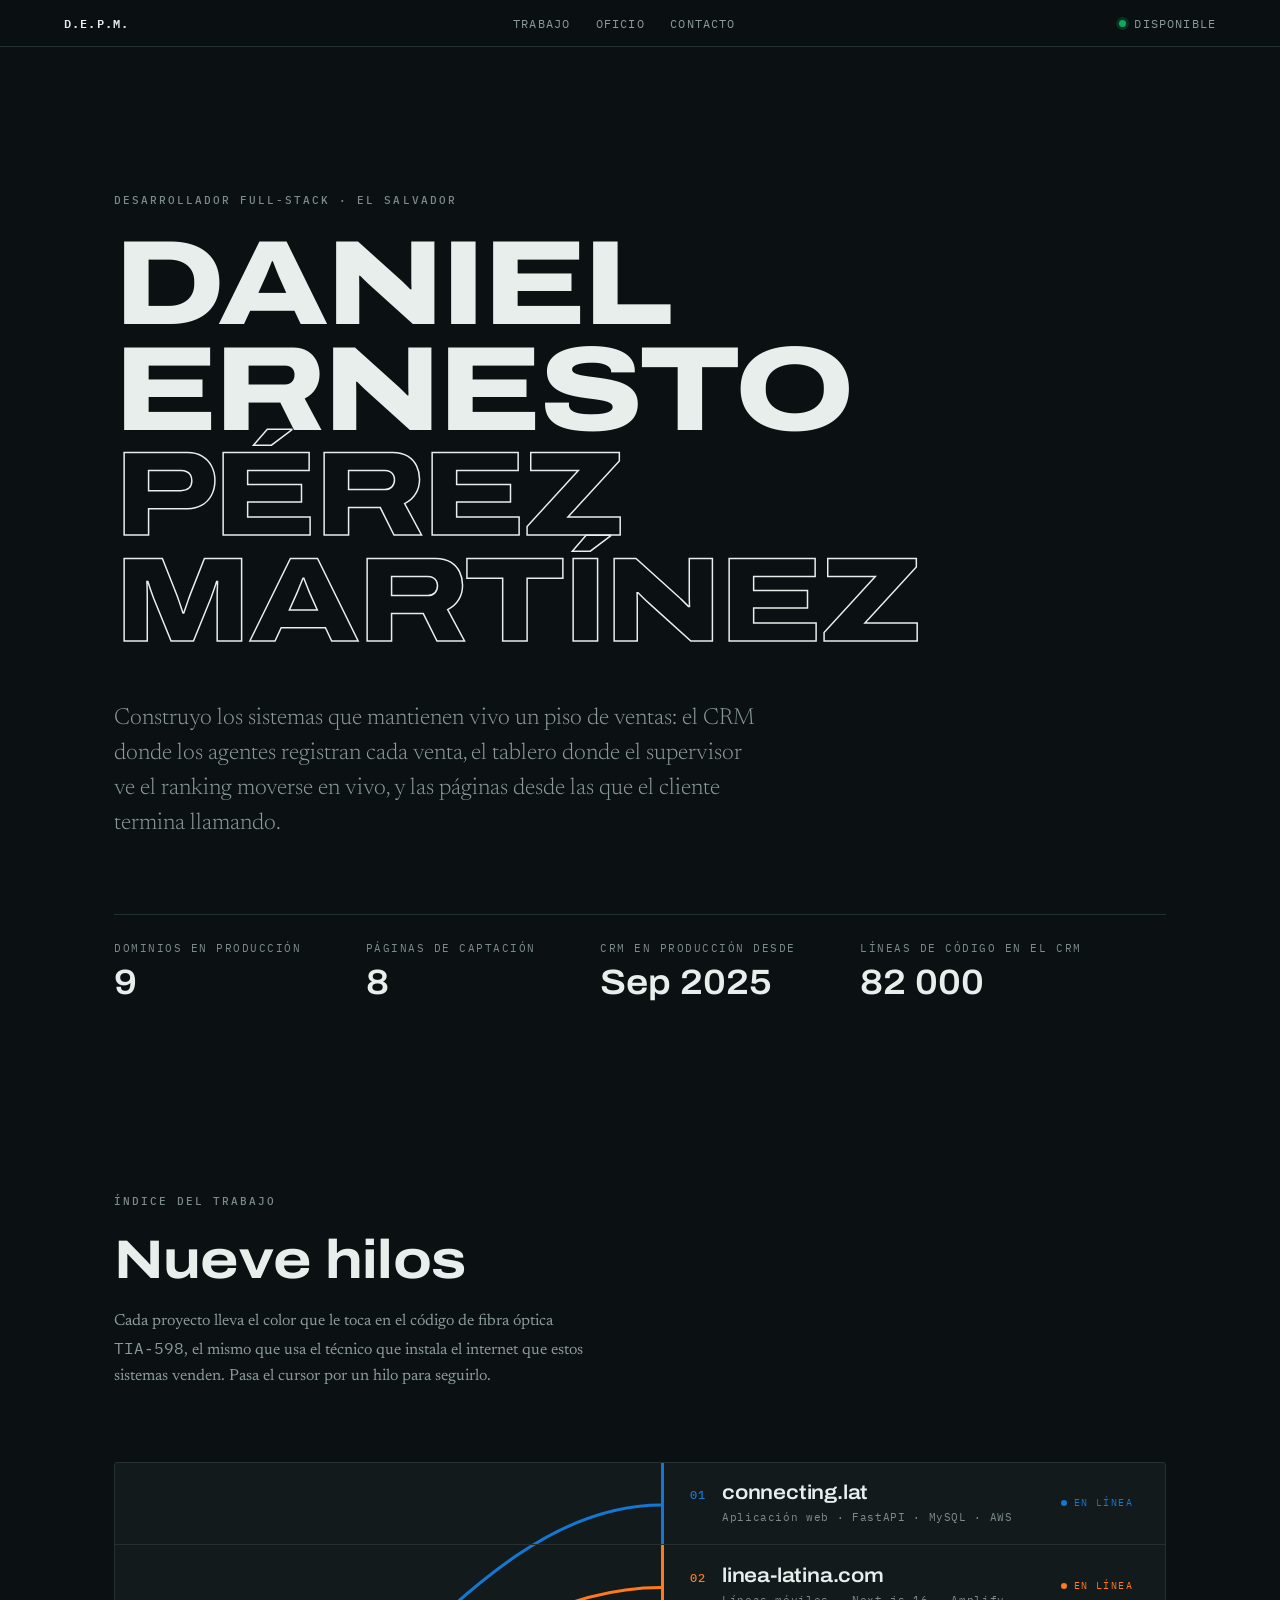
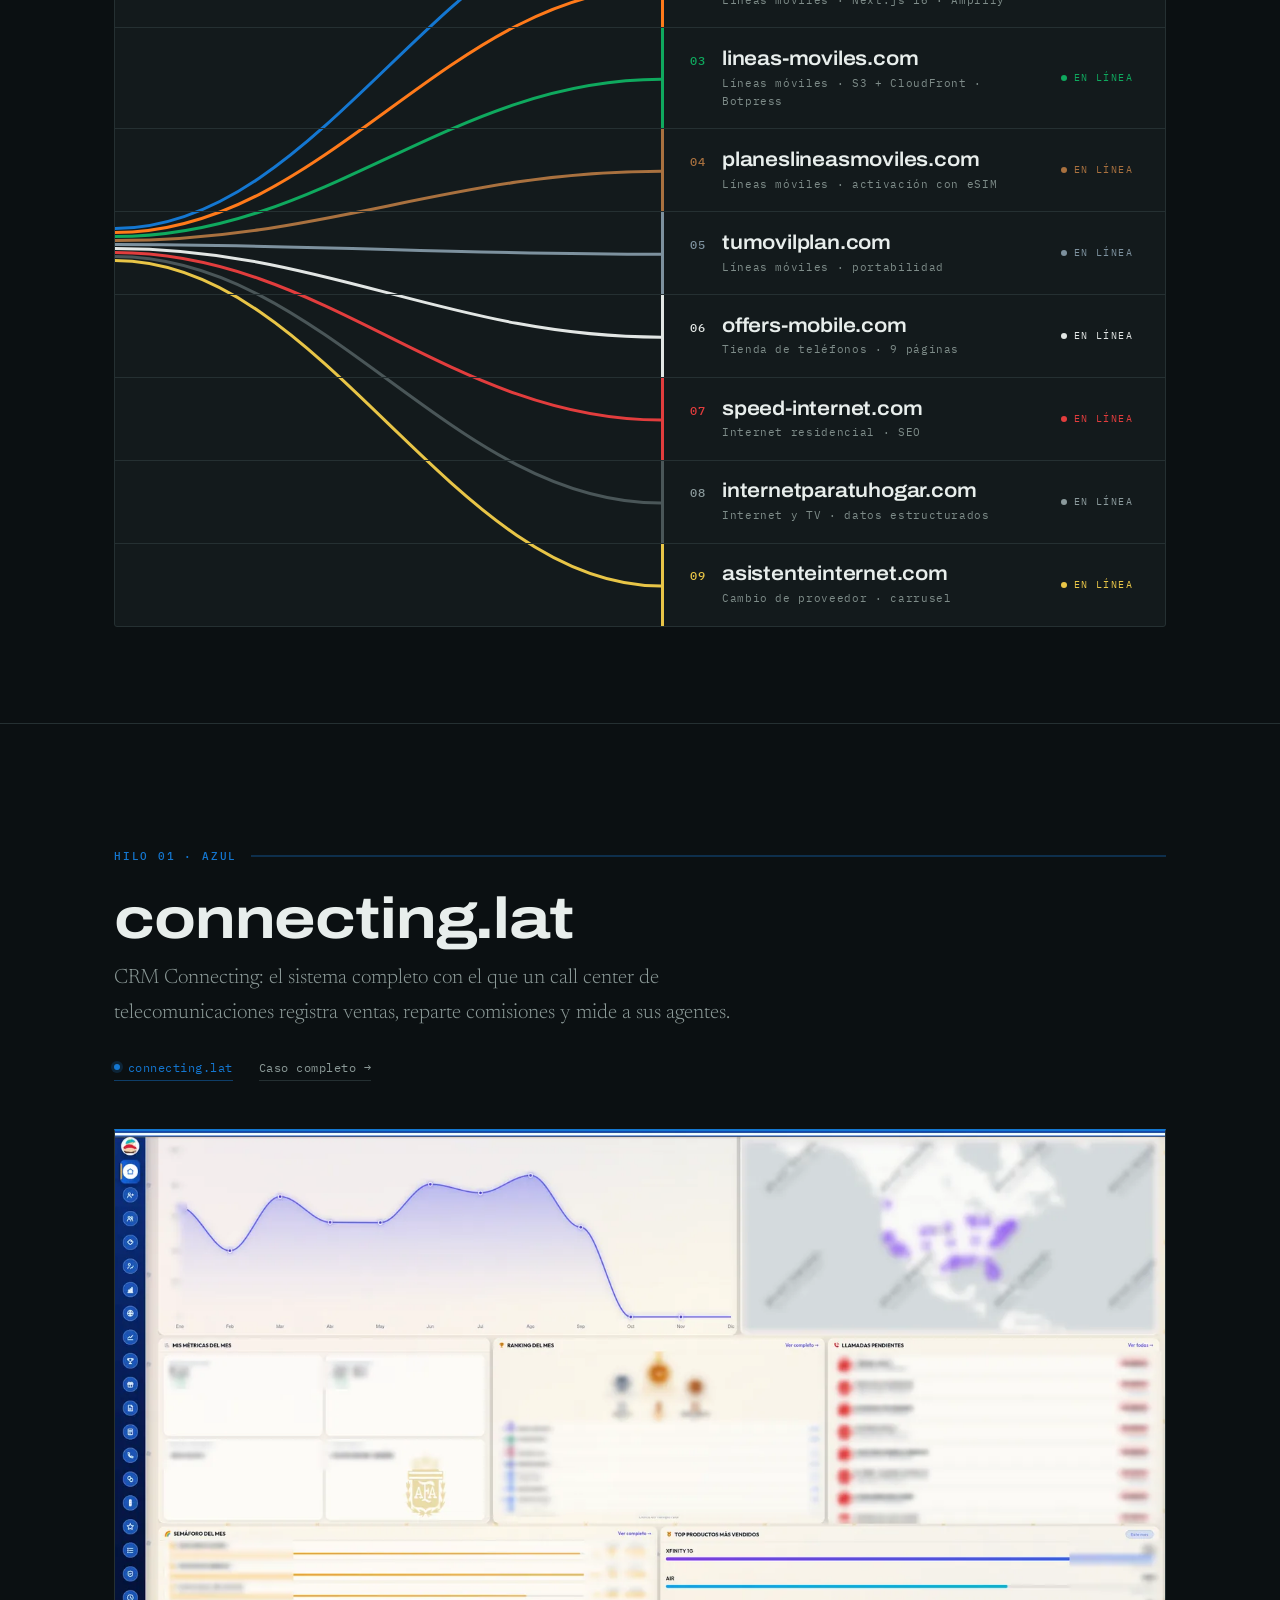
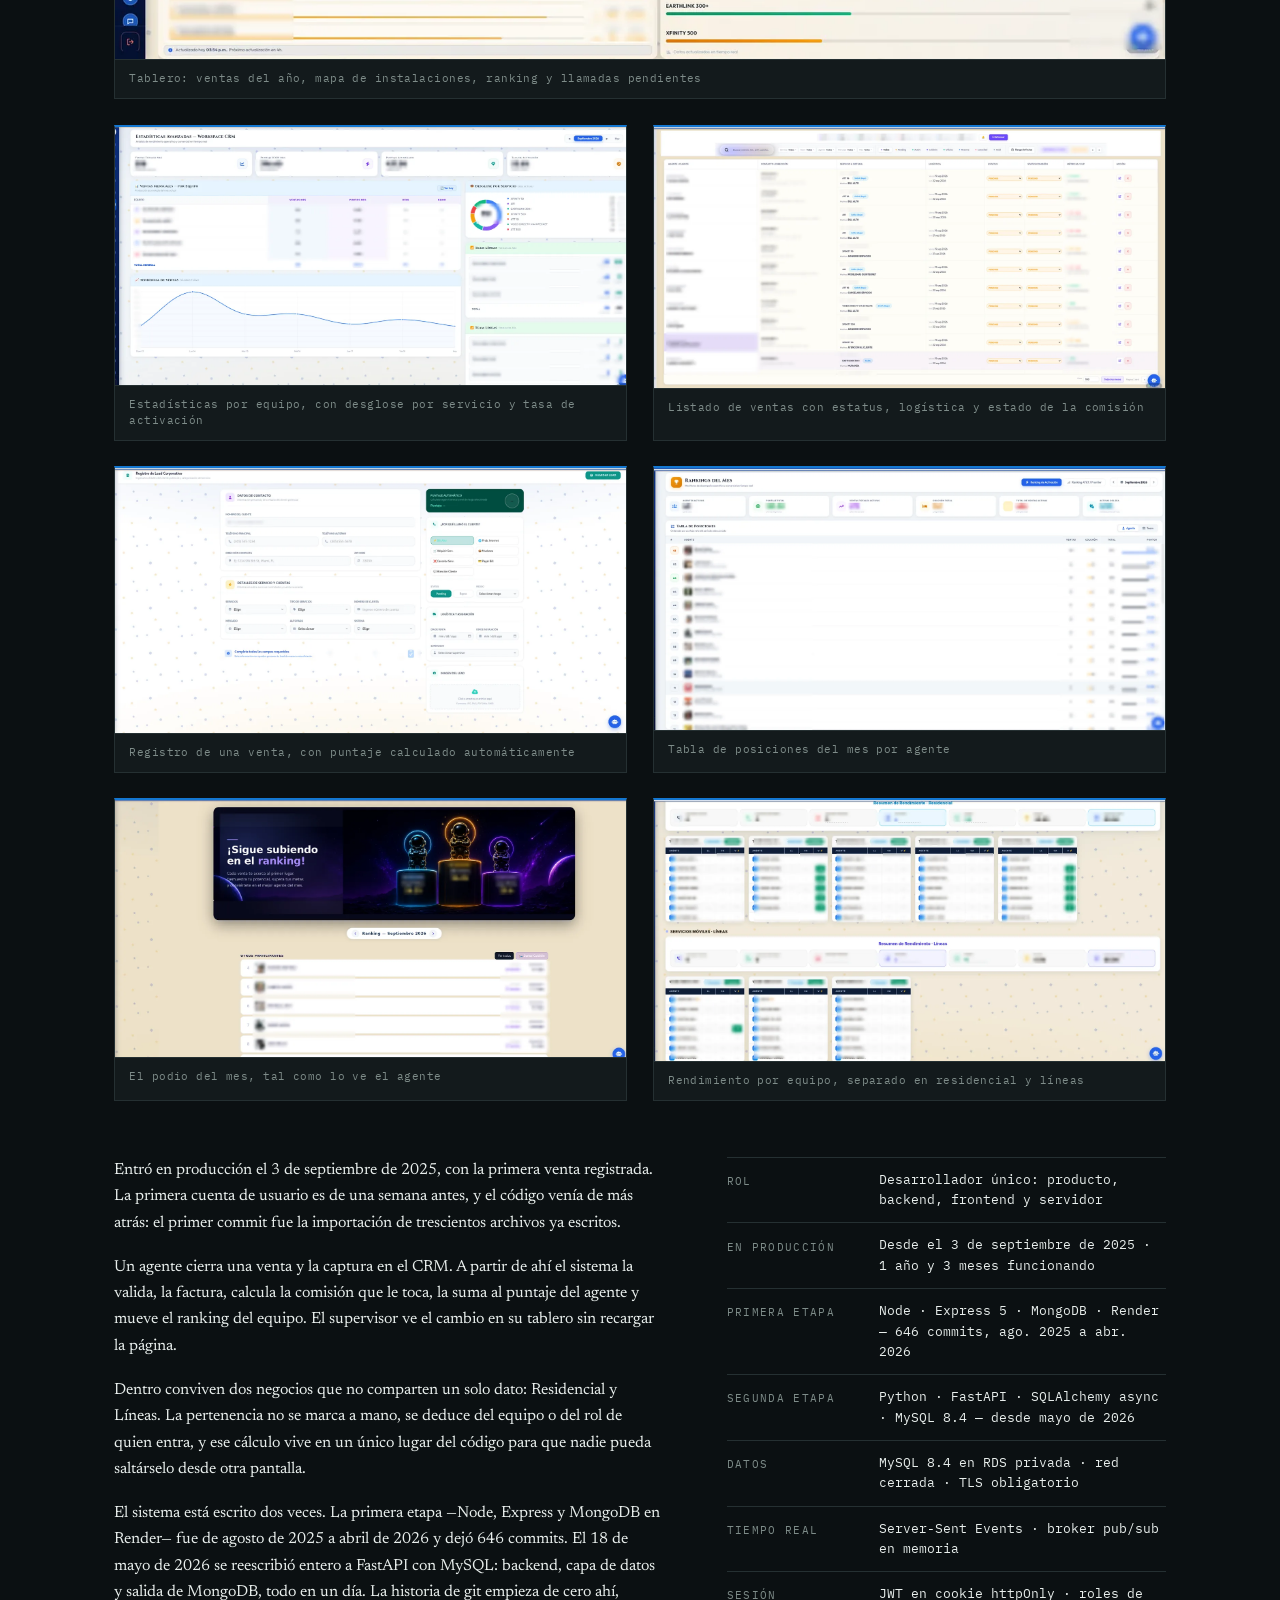
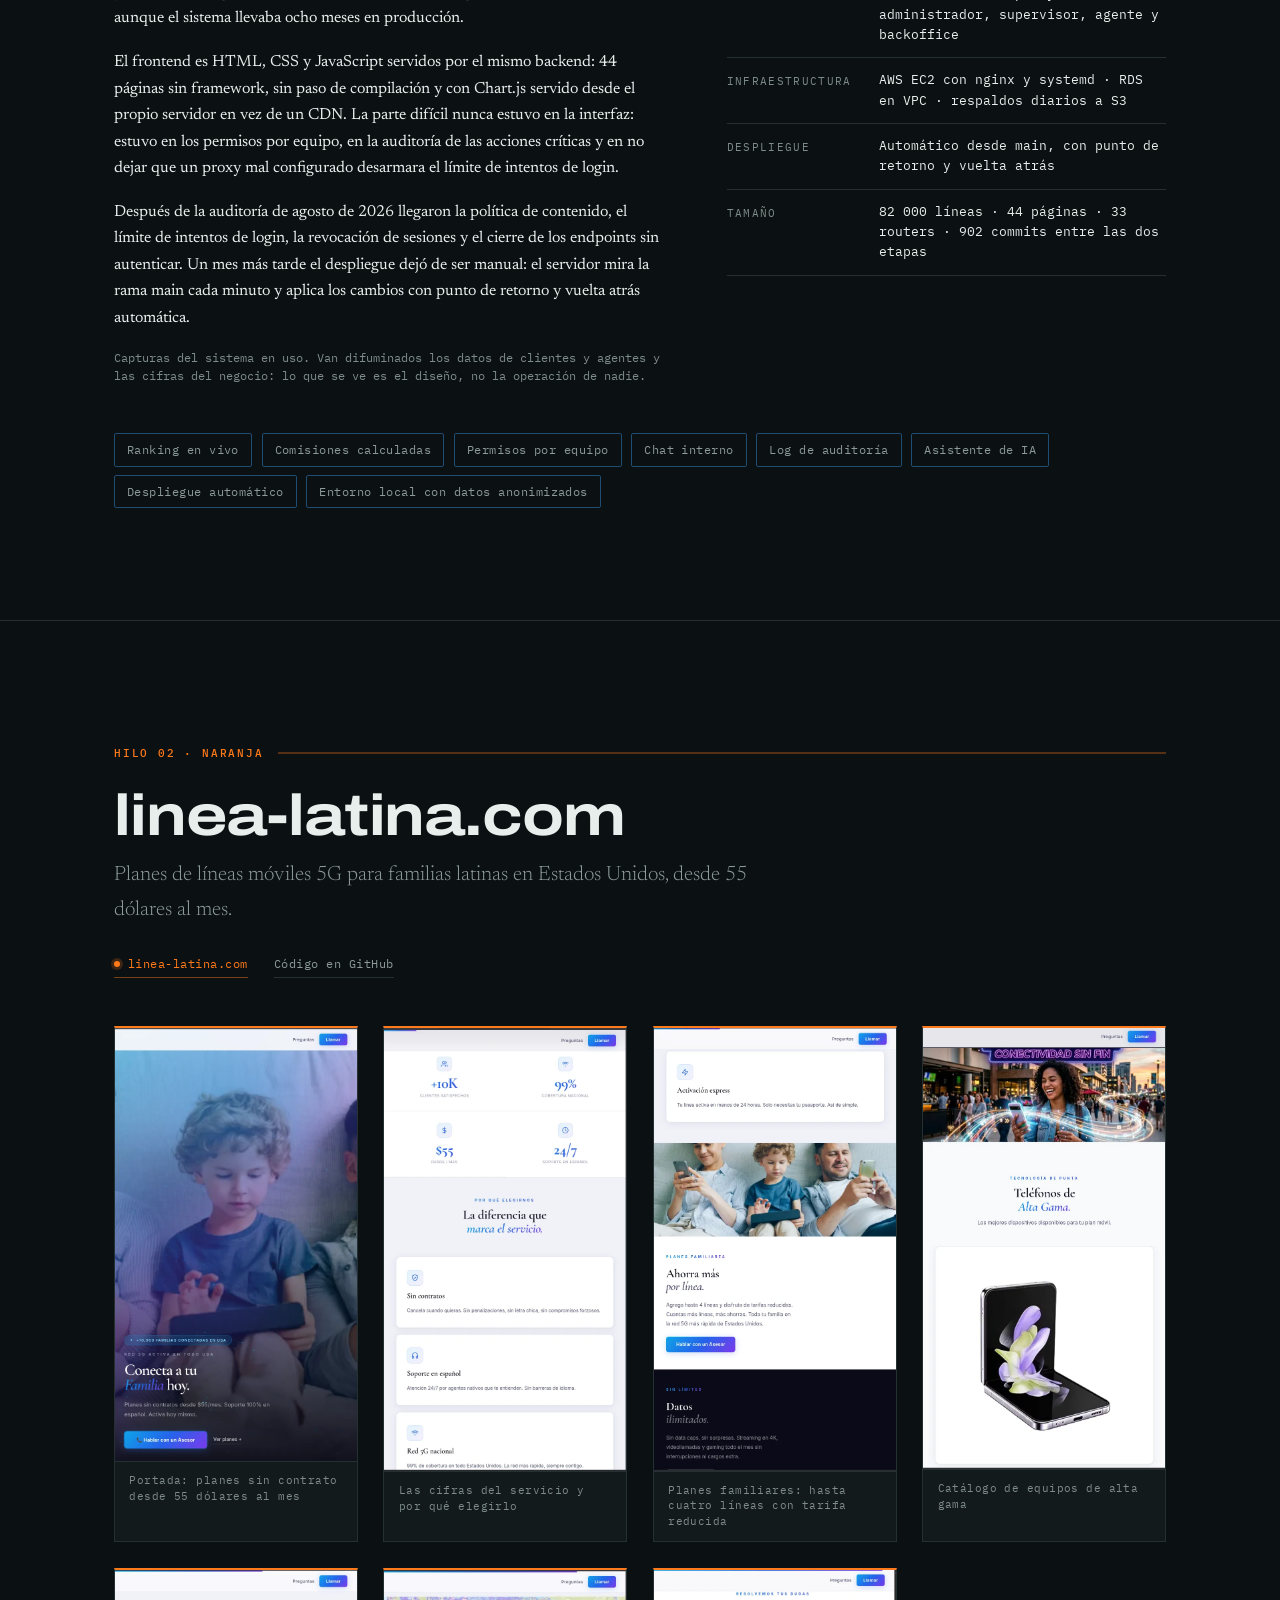
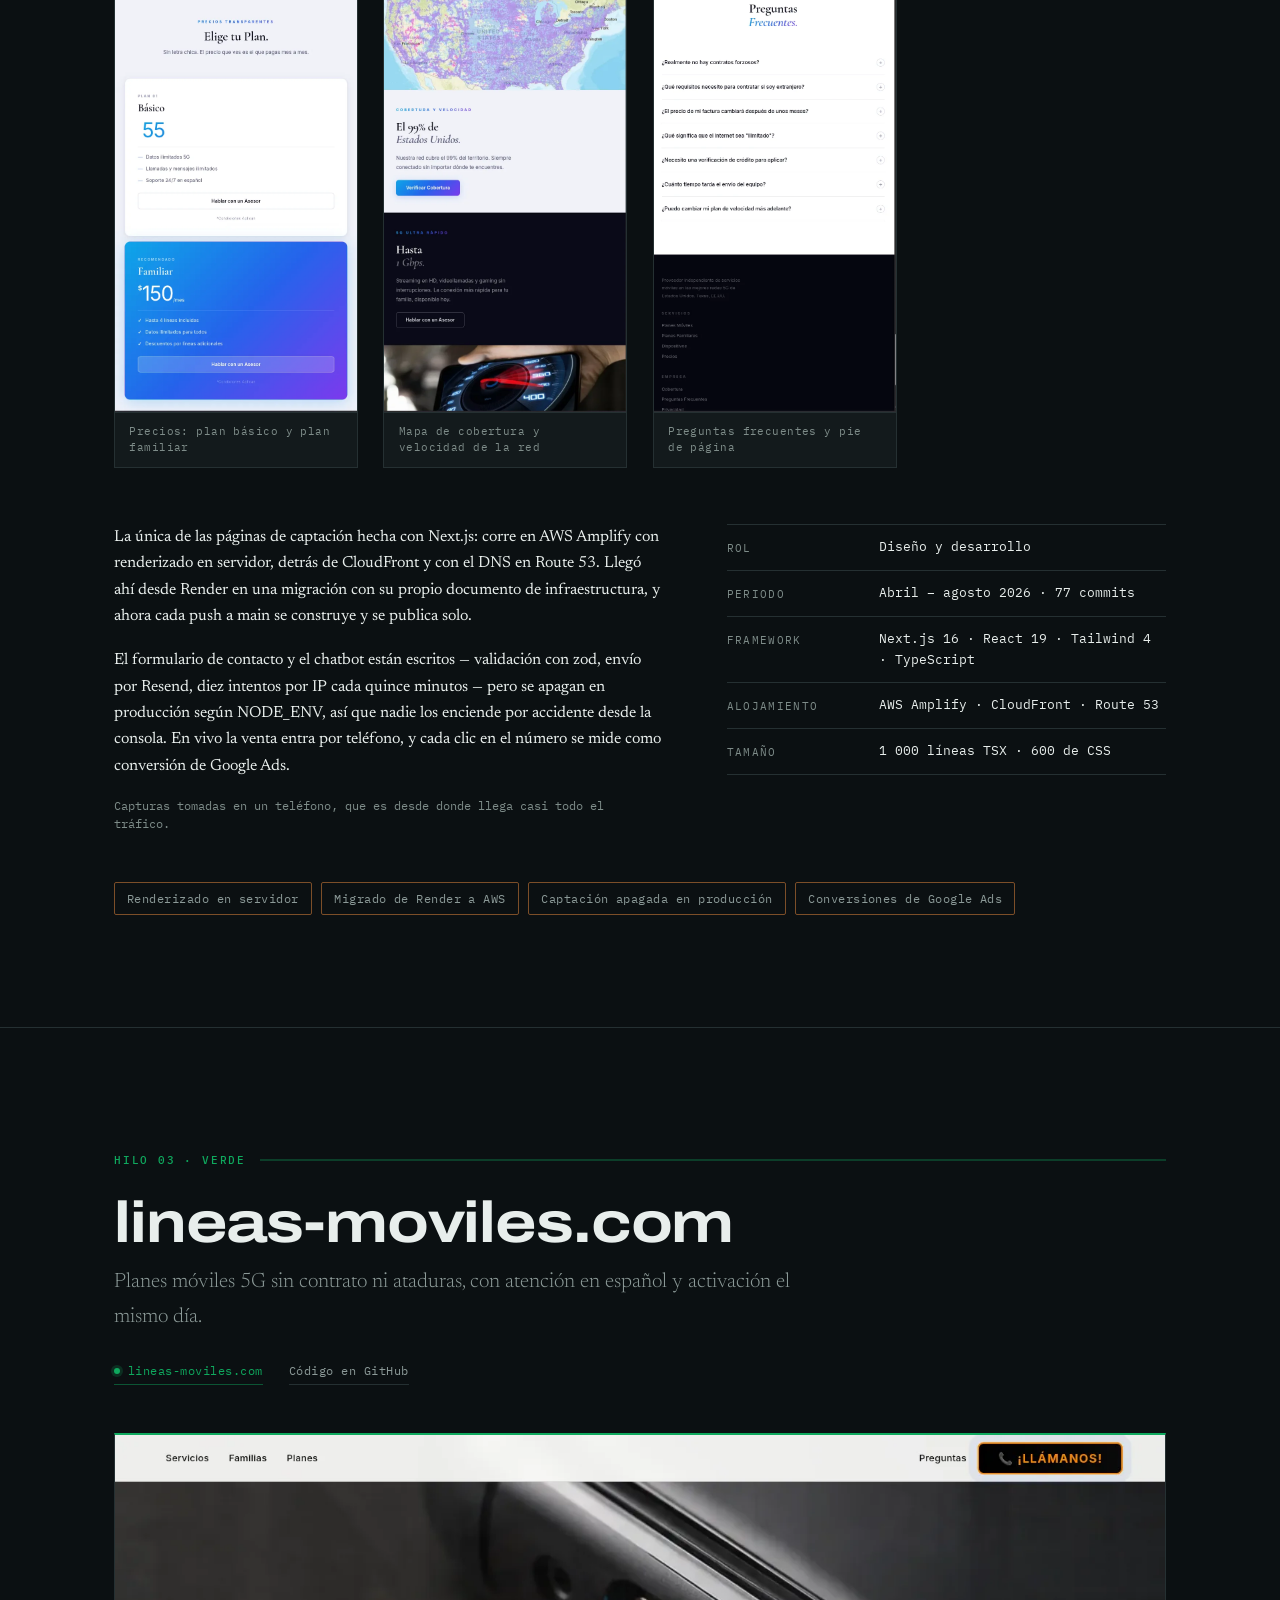
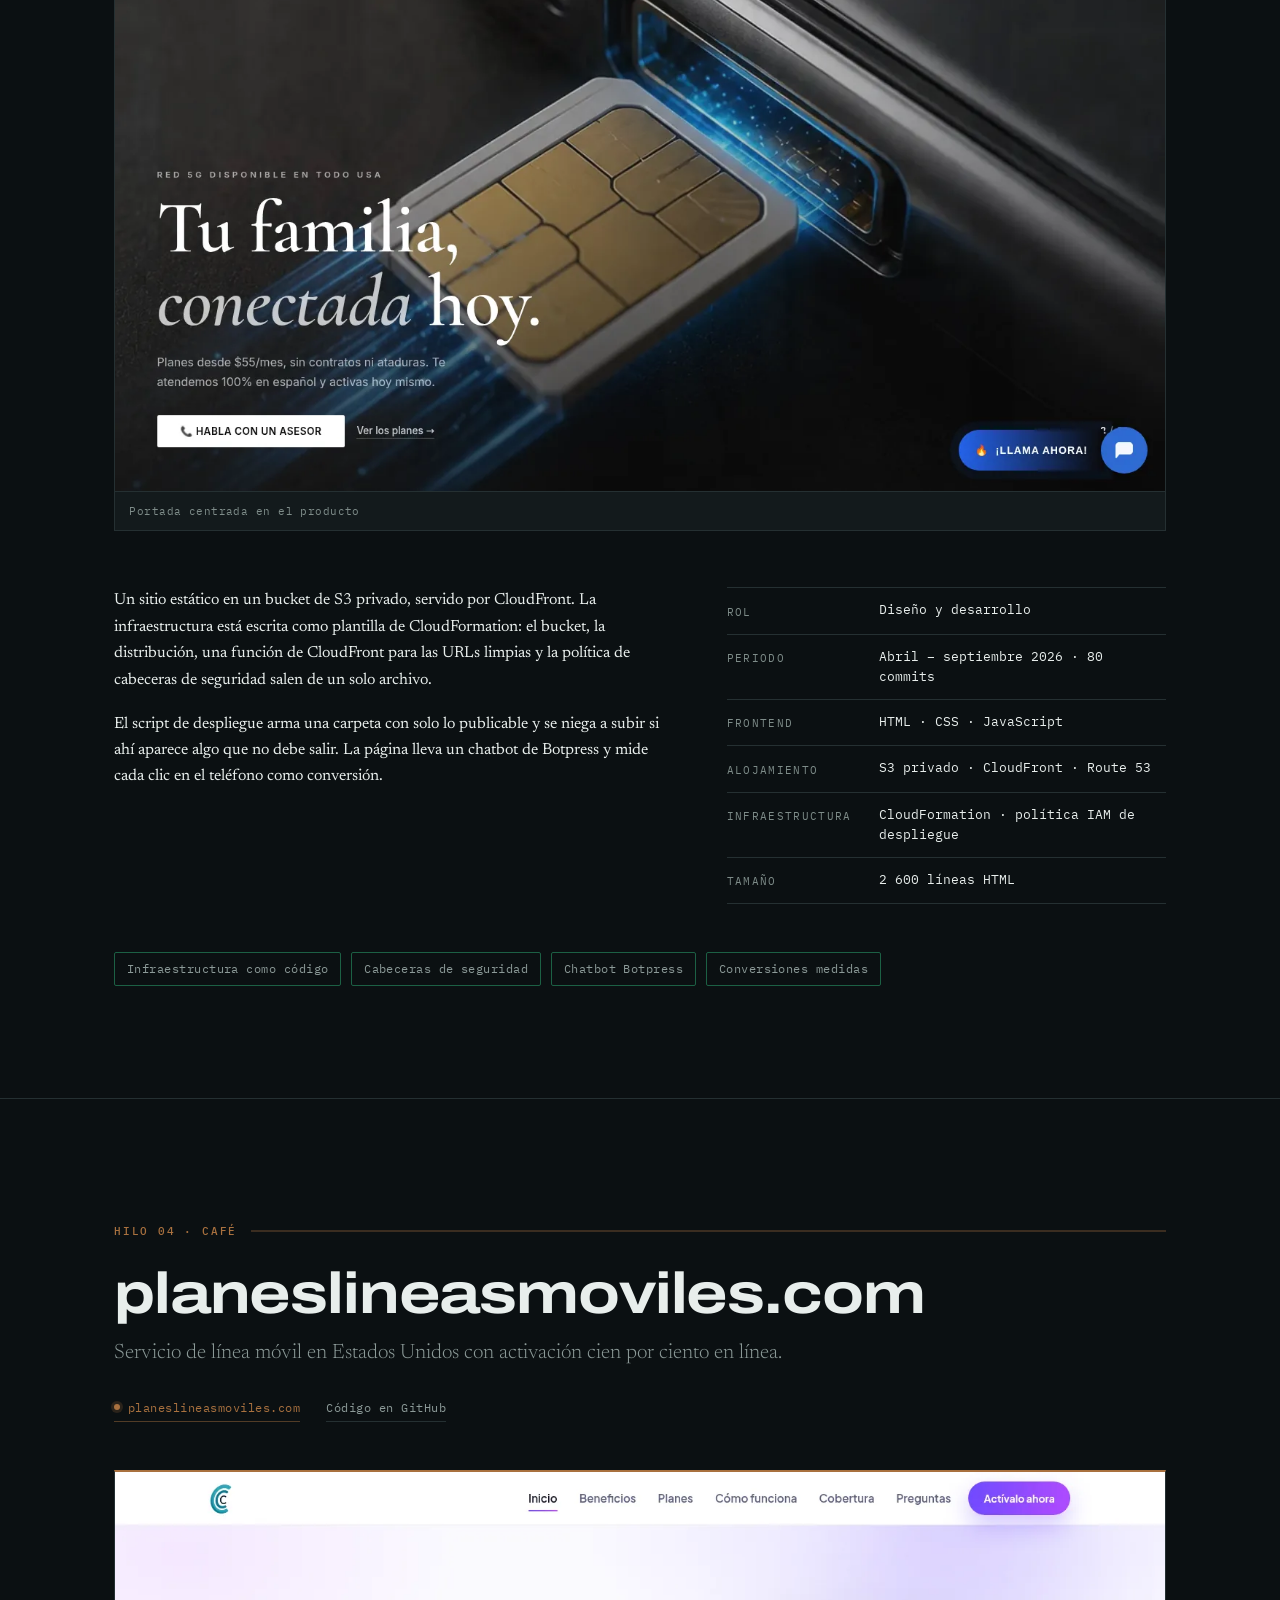
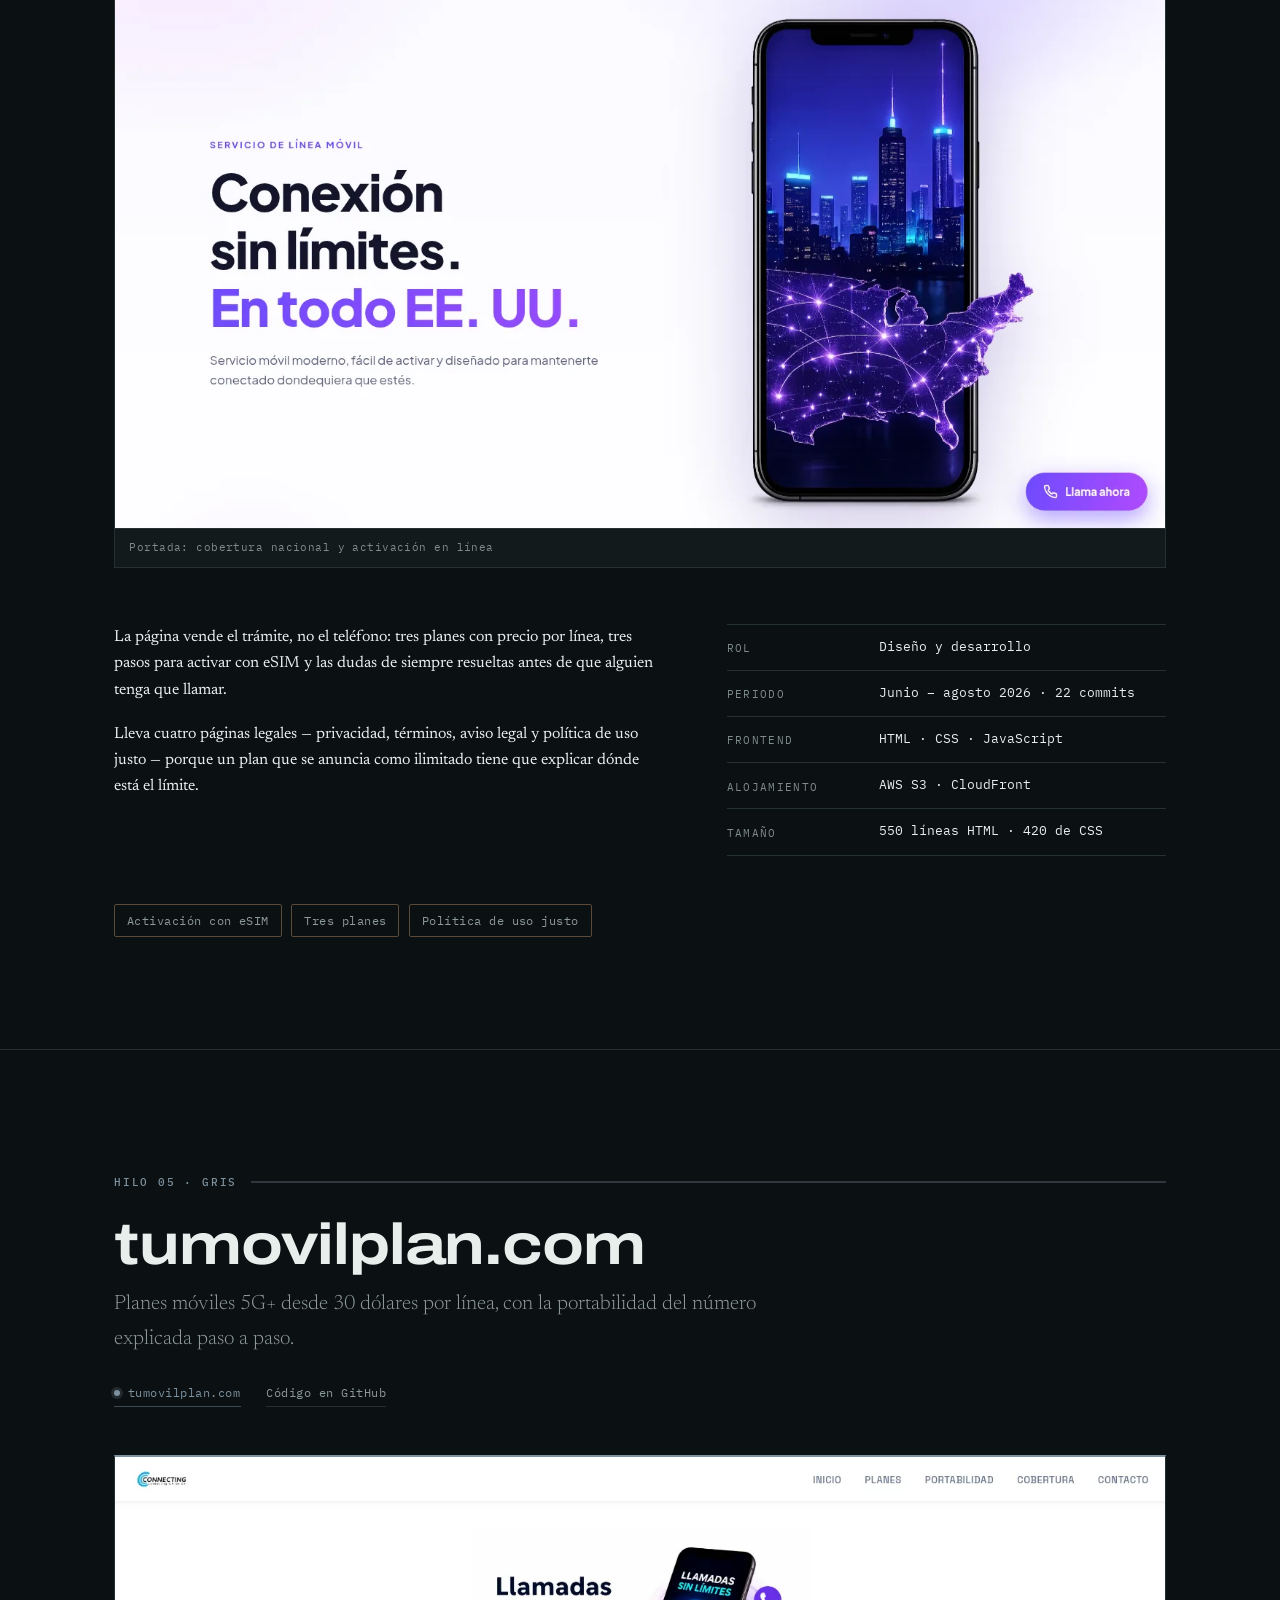
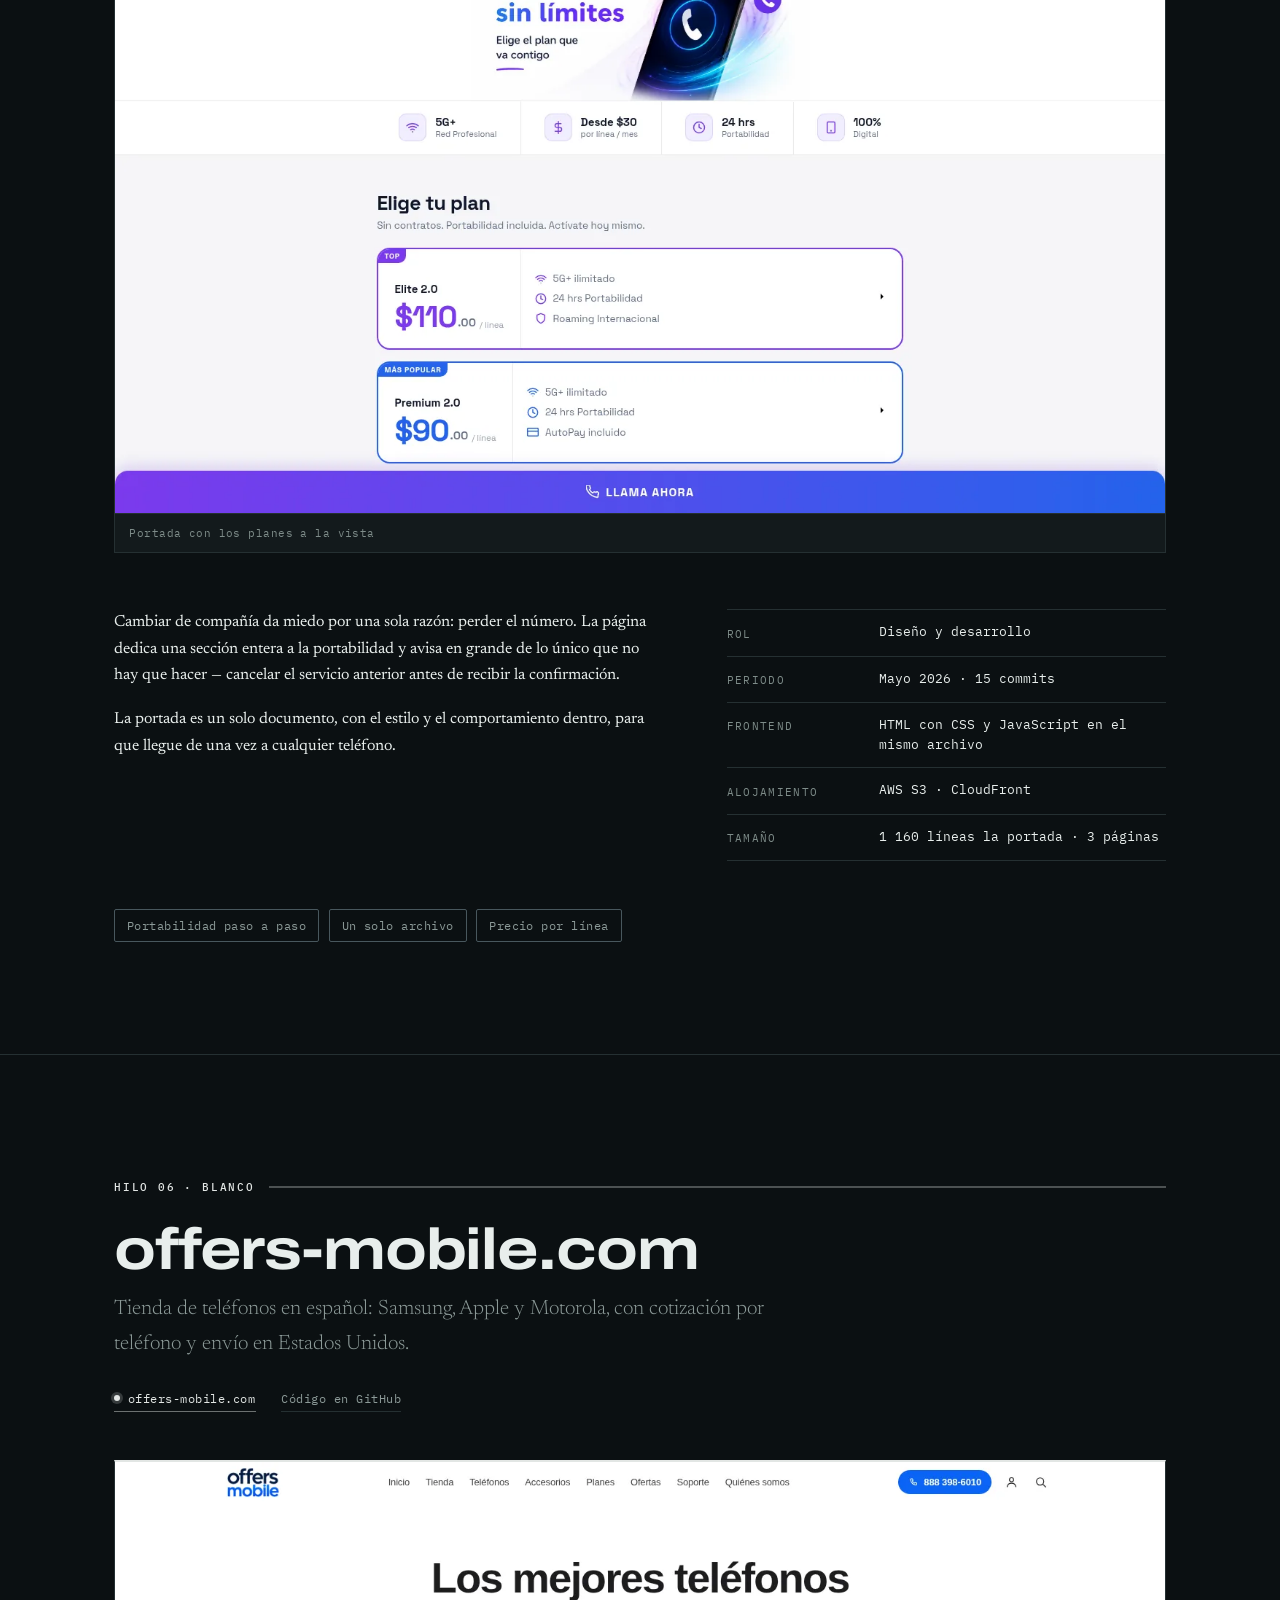
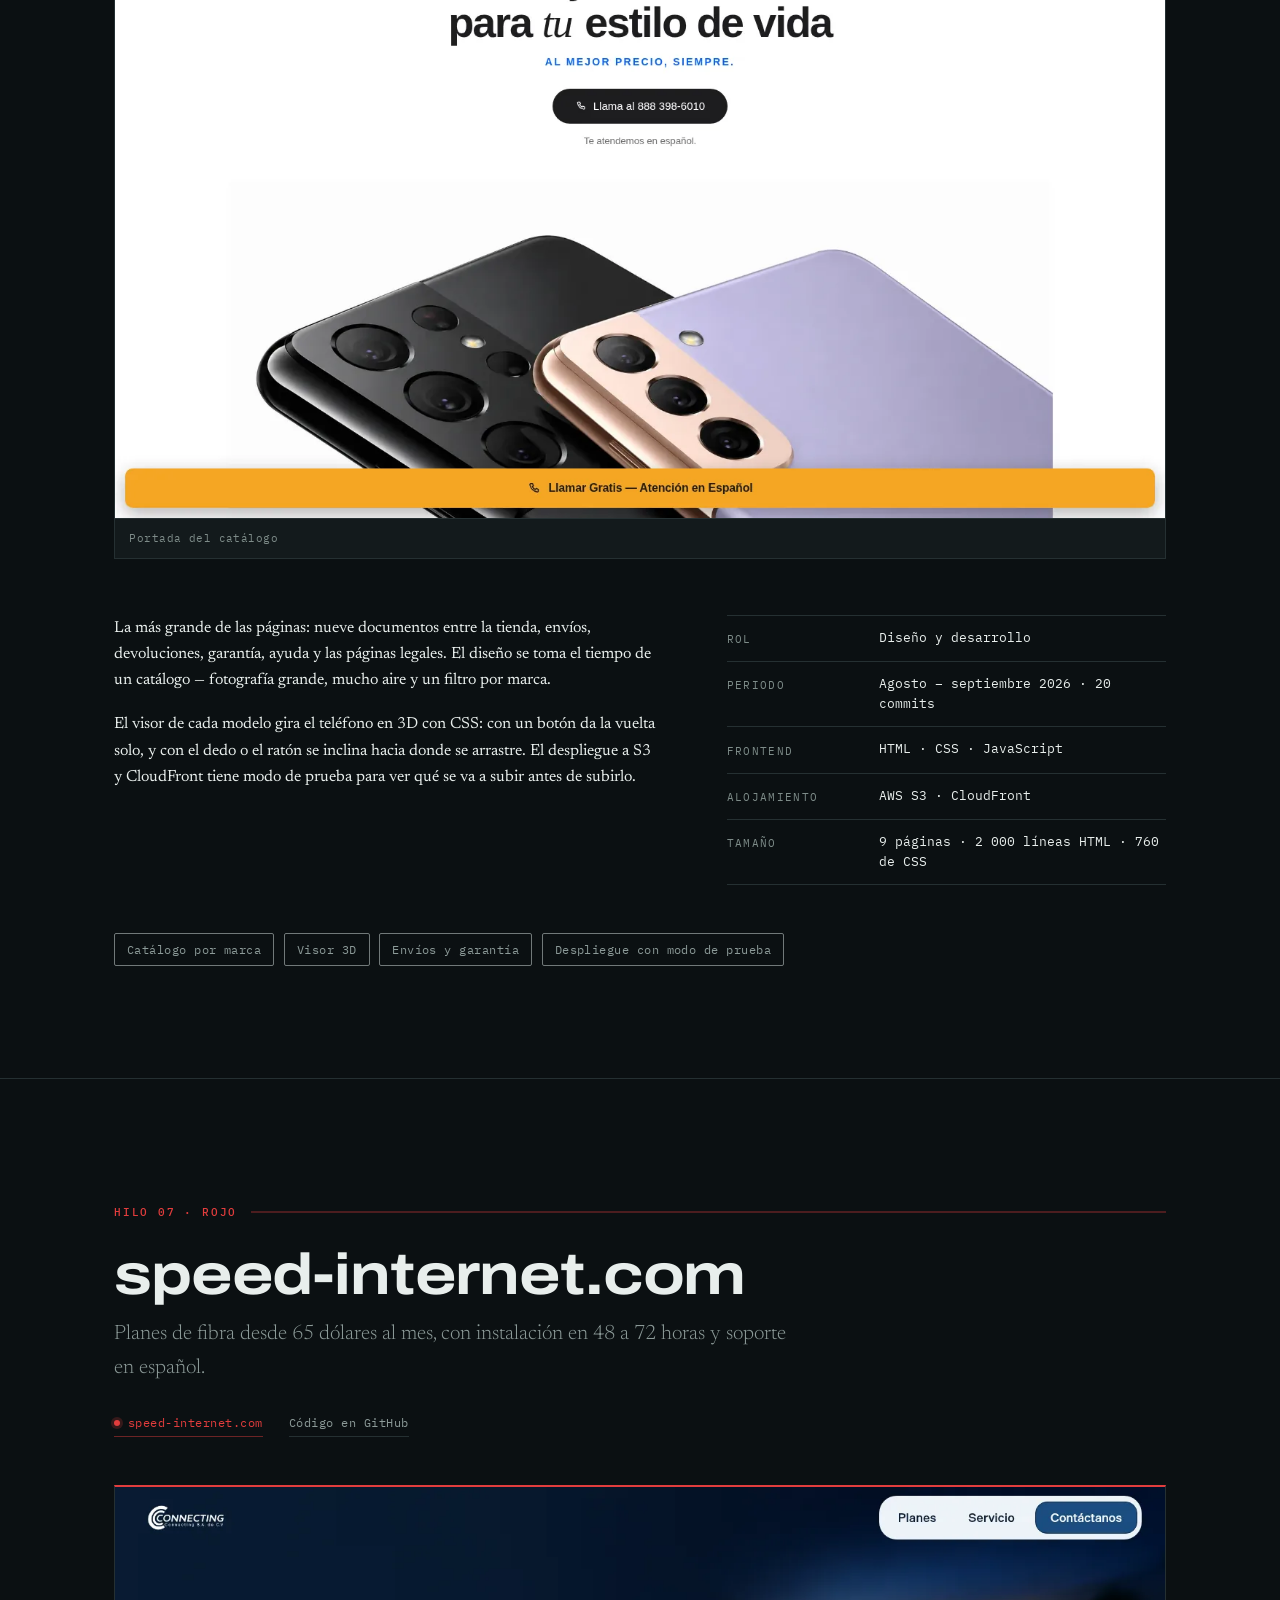
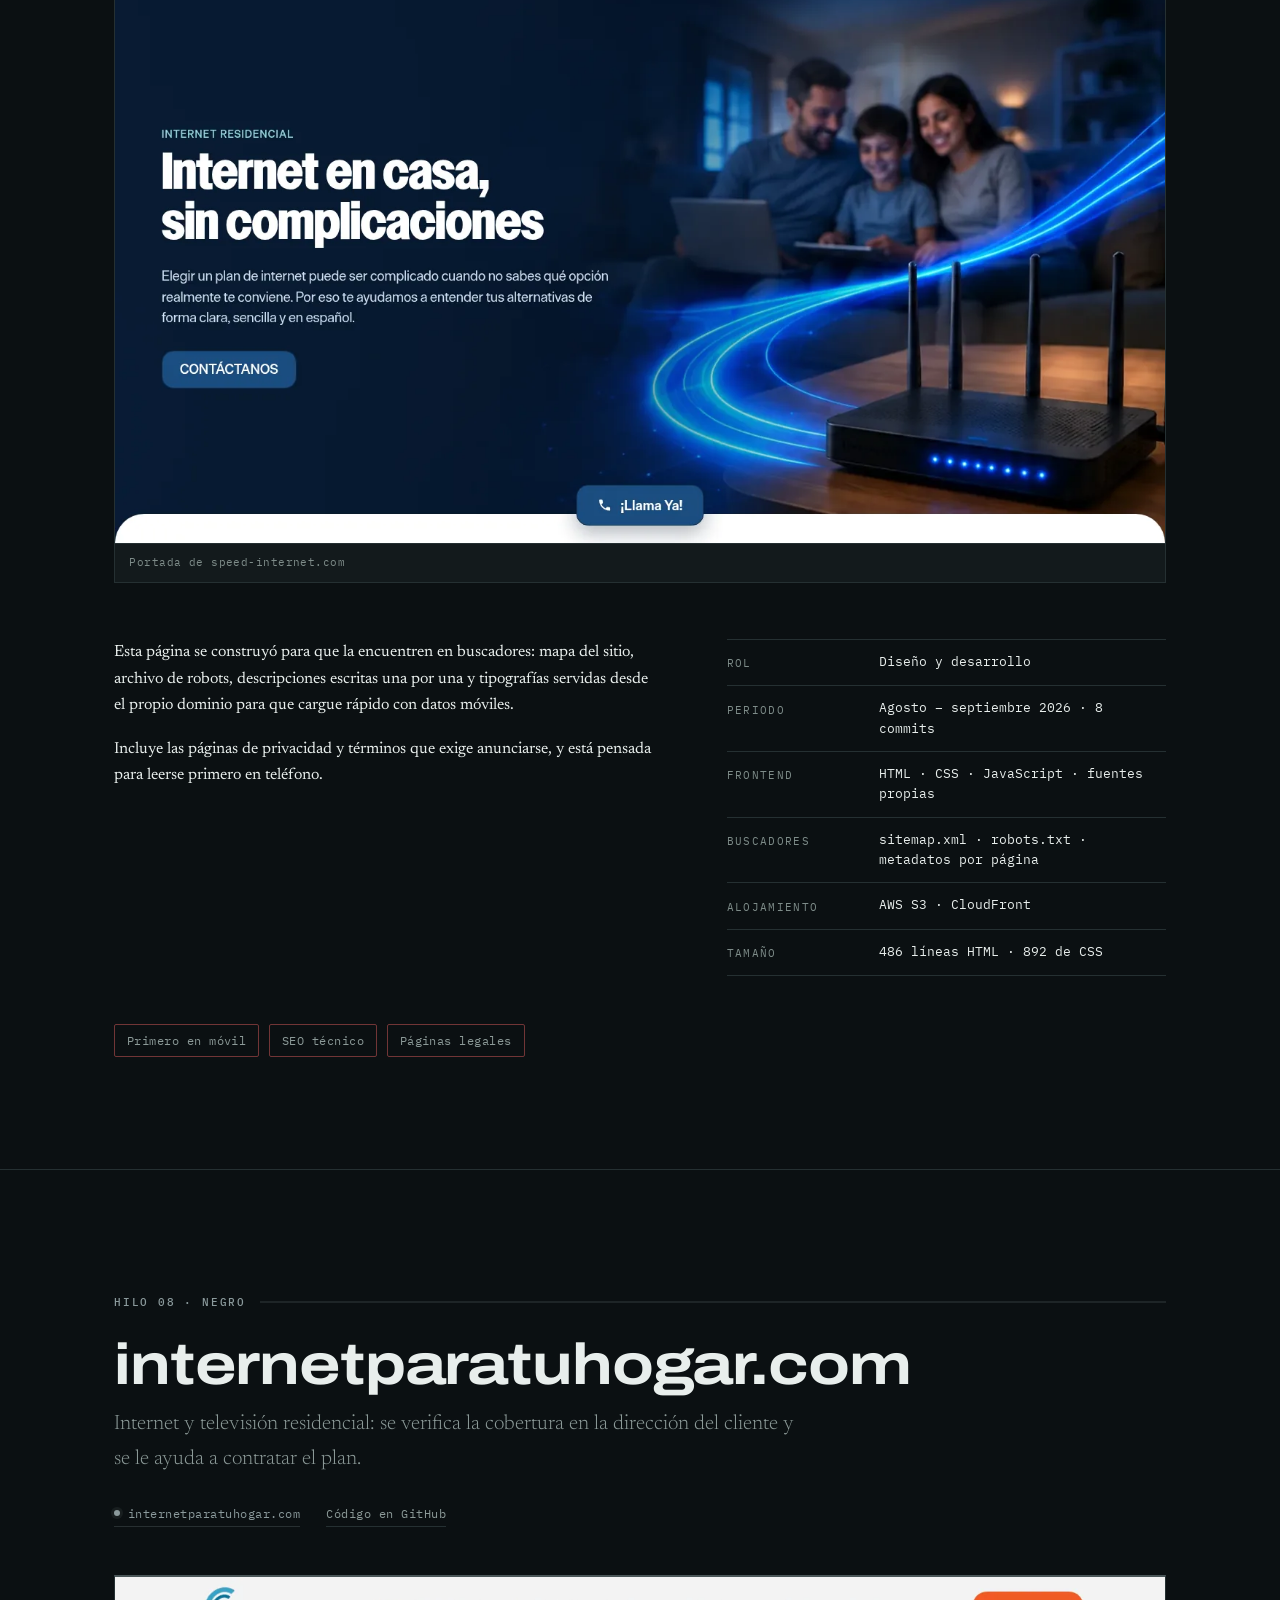
<file: index.html>
<!DOCTYPE html>
<html lang="es">
<head>
<meta charset="utf-8">
<meta name="viewport" content="width=device-width, initial-scale=1">
<title>Daniel Ernesto Pérez Martínez — Desarrollador full-stack</title>
<meta name="description" content="Desarrollador full-stack. Construyo los sistemas que usan los call centers de telecomunicaciones: un CRM en tiempo real y las páginas de captación que les traen las llamadas.">
<meta name="author" content="Daniel Ernesto Pérez Martínez">
<meta property="og:title" content="Daniel Ernesto Pérez Martínez — Desarrollador full-stack">
<meta property="og:description" content="CRM en tiempo real y páginas de captación para call centers de telecomunicaciones.">
<meta property="og:type" content="website">
<link rel="preconnect" href="https://fonts.googleapis.com">
<link rel="preconnect" href="https://fonts.gstatic.com" crossorigin>
<link href="https://fonts.googleapis.com/css2?family=Archivo:wdth,wght@62..125,400..800&family=IBM+Plex+Mono:wght@400;500;600&family=Newsreader:opsz,wght@6..72,300;400;500&display=swap" rel="stylesheet">
<link rel="stylesheet" href="css/estilos.css">
<link rel="icon" href="data:image/svg+xml,<svg xmlns='http://www.w3.org/2000/svg' viewBox='0 0 32 32'><rect width='32' height='32' fill='%230B1012'/><g stroke-width='3' fill='none'><path d='M2 16h28' stroke='%231477D1'/><path d='M2 8h28' stroke='%23FF7A1A'/><path d='M2 24h28' stroke='%230FA95E'/></g></svg>">
</head>
<body>

<header class="barra">
  <span class="barra__id">D.E.P.M.</span>
  <nav class="barra__nav">
    <a href="#bandeja">Trabajo</a>
    <a href="#oficio">Oficio</a>
    <a href="#contacto">Contacto</a>
  </nav>
  <span class="barra__estado"><i class="punto"></i>Disponible</span>
</header>

<main>

  <!-- ══ Portada ══ -->
  <section class="portada">
    <p class="eyebrow">Desarrollador full-stack · El Salvador</p>
    <h1 class="portada__nombre">Daniel Ernesto<br><span>Pérez Martínez</span></h1>
    <p class="portada__tesis">
      Construyo los sistemas que mantienen vivo un piso de ventas: el CRM donde los
      agentes registran cada venta, el tablero donde el supervisor ve el ranking
      moverse en vivo, y las páginas desde las que el cliente termina llamando.
    </p>
    <dl class="portada__cifras">
      <div><dt>Dominios en producción</dt><dd>9</dd></div>
      <div><dt>Páginas de captación</dt><dd>8</dd></div>
      <div><dt>CRM en producción desde</dt><dd>Sep 2025</dd></div>
      <div><dt>Líneas de código en el CRM</dt><dd>82 000</dd></div>
    </dl>
  </section>

  <!-- ══ Bandeja de empalme: los proyectos como hilos ══ -->
  <section id="bandeja" class="bandeja" aria-labelledby="bandeja-titulo">
    <div class="seccion-cabecera">
      <p class="eyebrow">Índice del trabajo</p>
      <h2 id="bandeja-titulo" class="seccion-titulo">Nueve hilos</h2>
      <p class="seccion-nota">
        Cada proyecto lleva el color que le toca en el código de fibra óptica
        <span class="mono">TIA&#8209;598</span>, el mismo que usa el técnico que instala
        el internet que estos sistemas venden. Pasa el cursor por un hilo para seguirlo.
      </p>
    </div>

    <div class="tray" id="tray">
      <svg class="tray__svg" viewBox="0 0 1000 420" preserveAspectRatio="none" aria-hidden="true">
        <g id="hilos" fill="none" stroke-width="3" stroke-linecap="round"></g>
      </svg>
      <ol class="tray__lista" id="tray-lista"></ol>
    </div>
  </section>

  <!-- ══ Proyectos ══ -->
  <div id="proyectos"></div>

  <!-- ══ Oficio ══ -->
  <section id="oficio" class="oficio" aria-labelledby="oficio-titulo">
    <div class="seccion-cabecera">
      <p class="eyebrow">Cómo trabajo</p>
      <h2 id="oficio-titulo" class="seccion-titulo">El oficio</h2>
    </div>
    <div class="oficio__cuerpo">
      <div class="oficio__prosa">
        <p>
          Trabajo solo y de punta a punta: hablo con el dueño del call center,
          entiendo cómo cobran las comisiones, diseño el esquema de base de datos,
          escribo el backend y el frontend, y lo dejo corriendo en un servidor que
          también administro yo.
        </p>
        <p>
          Prefiero sistemas que se expliquen solos. En el CRM no hay framework de
          frontend: HTML, CSS y JavaScript servidos por el mismo backend, porque el
          proyecto tiene que poder mantenerse dentro de cinco años sin depender de
          la moda de este año.
        </p>
        <p>
          Lo que me interesa de verdad es la parte que no se ve: quién puede ver
          qué, qué pasa cuando dos supervisores editan la misma venta, y por qué el
          límite de intentos de login deja de servir si el proxy va mal configurado.
        </p>
      </div>
      <div class="oficio__stack">
        <h3 class="stack__titulo">Herramienta</h3>
        <dl class="stack__lista">
          <div><dt>Backend</dt><dd>Python · FastAPI · SQLAlchemy 2.0 async · Node · Express</dd></div>
          <div><dt>Datos</dt><dd>MySQL · PostgreSQL · SQLite · MongoDB · Alembic</dd></div>
          <div><dt>Frontend</dt><dd>HTML · CSS · JavaScript sin framework · Next.js · React · Tailwind · Chart.js</dd></div>
          <div><dt>Tiempo real</dt><dd>Server-Sent Events · broker pub/sub propio</dd></div>
          <div><dt>Pagos y avisos</dt><dd>Stripe · Twilio · SMTP · Cloudinary</dd></div>
          <div><dt>Infraestructura</dt><dd>AWS EC2 · RDS · S3 · CloudFront · Amplify · Route 53 · CloudFormation · nginx · Docker</dd></div>
          <div><dt>Seguridad</dt><dd>JWT en cookie httpOnly · rate limiting · TLS a la base · auditoría</dd></div>
        </dl>
      </div>
    </div>
  </section>

  <!-- ══ Contacto ══ -->
  <section id="contacto" class="contacto" aria-labelledby="contacto-titulo">
    <p class="eyebrow">Siguiente proyecto</p>
    <h2 id="contacto-titulo" class="contacto__titulo">¿Tiene un piso de ventas<br>que todavía corre en Excel?</h2>
    <p class="contacto__nota">Escríbame y le digo con franqueza si vale la pena construirlo.</p>
    <ul class="contacto__enlaces">
      <li>
        <span class="mono etiqueta">Correo</span>
        <a href="mailto:danielernestoperezmartinez394@gmail.com">danielernestoperezmartinez394@gmail.com</a>
      </li>
      <li>
        <span class="mono etiqueta">GitHub</span>
        <a href="https://github.com/Zombie550211" target="_blank" rel="noopener">github.com/Zombie550211</a>
      </li>
    </ul>
  </section>

</main>

<footer class="pie">
  <span>Daniel Ernesto Pérez Martínez</span>
  <span class="mono">Colores de hilo según TIA-598-C · el 08, negro, va en grafito</span>
</footer>

<script src="js/hilos.js"></script>
</body>
</html>
</file>
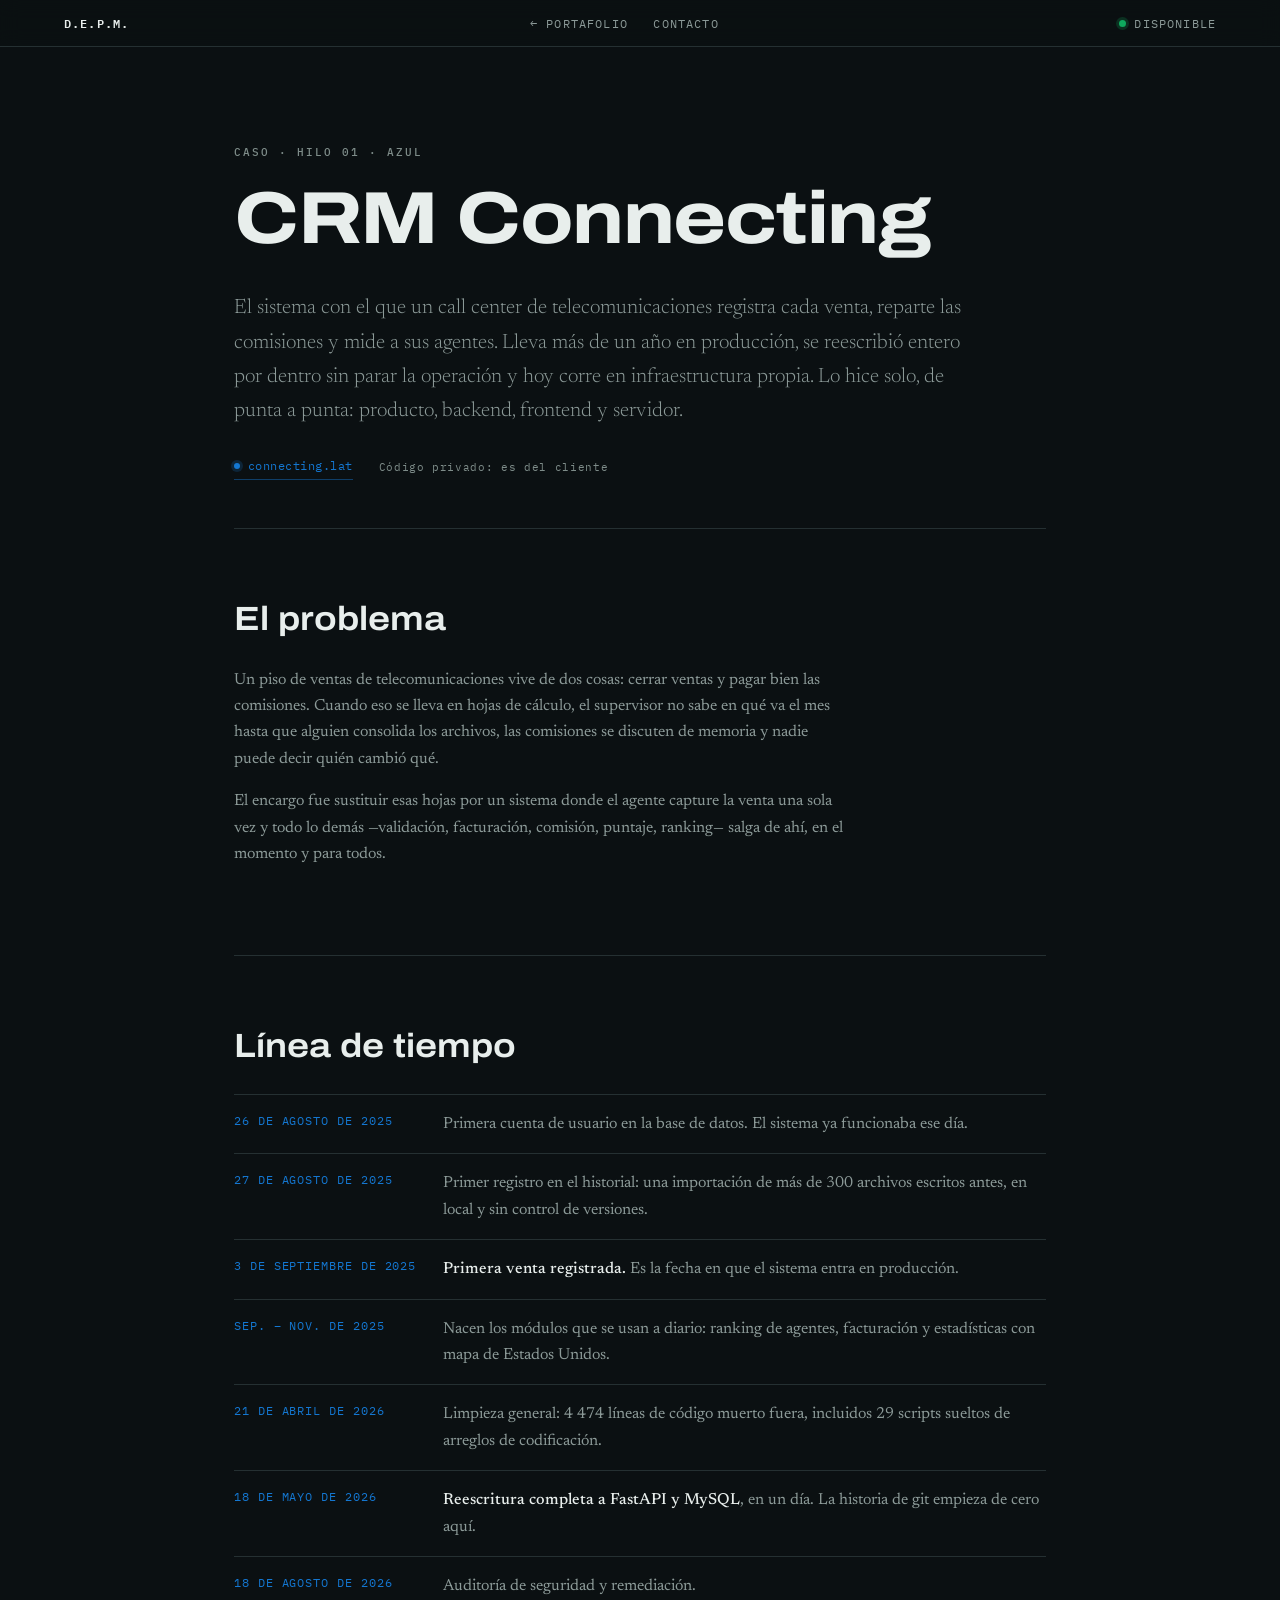
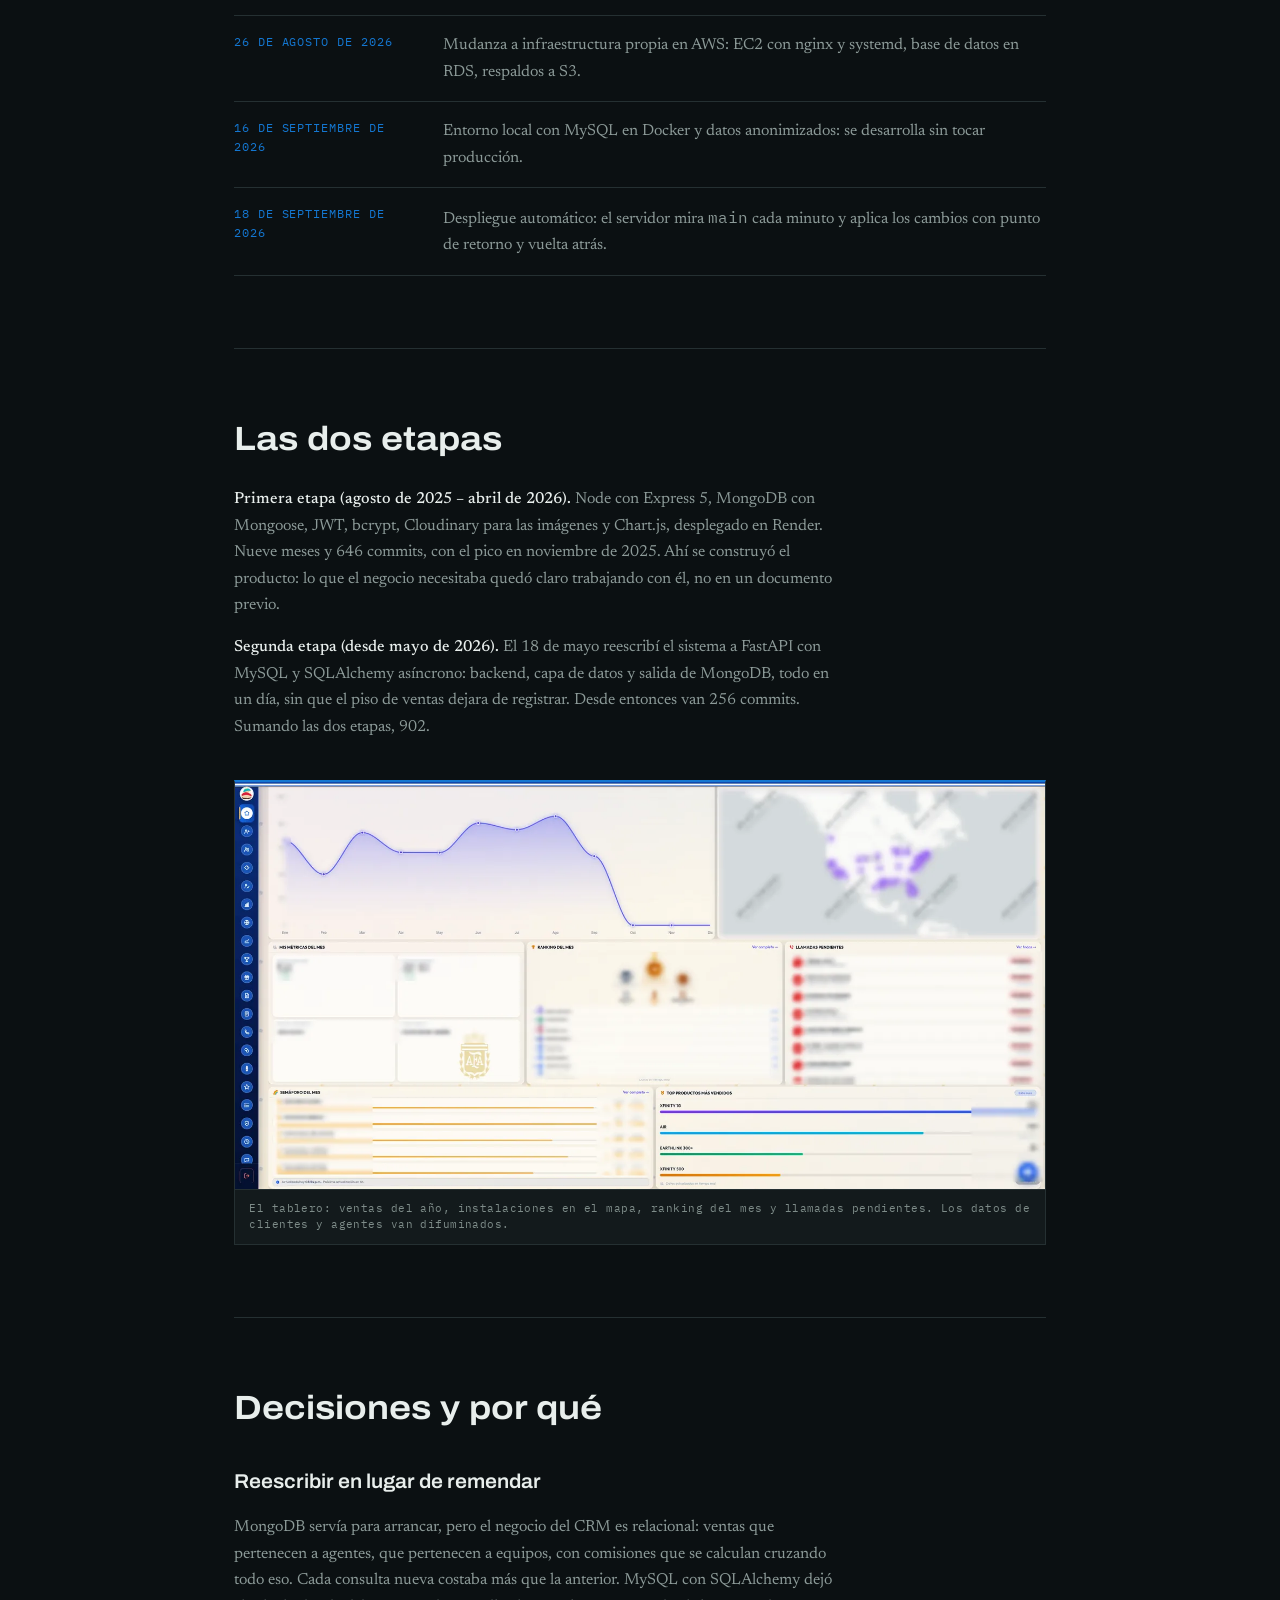
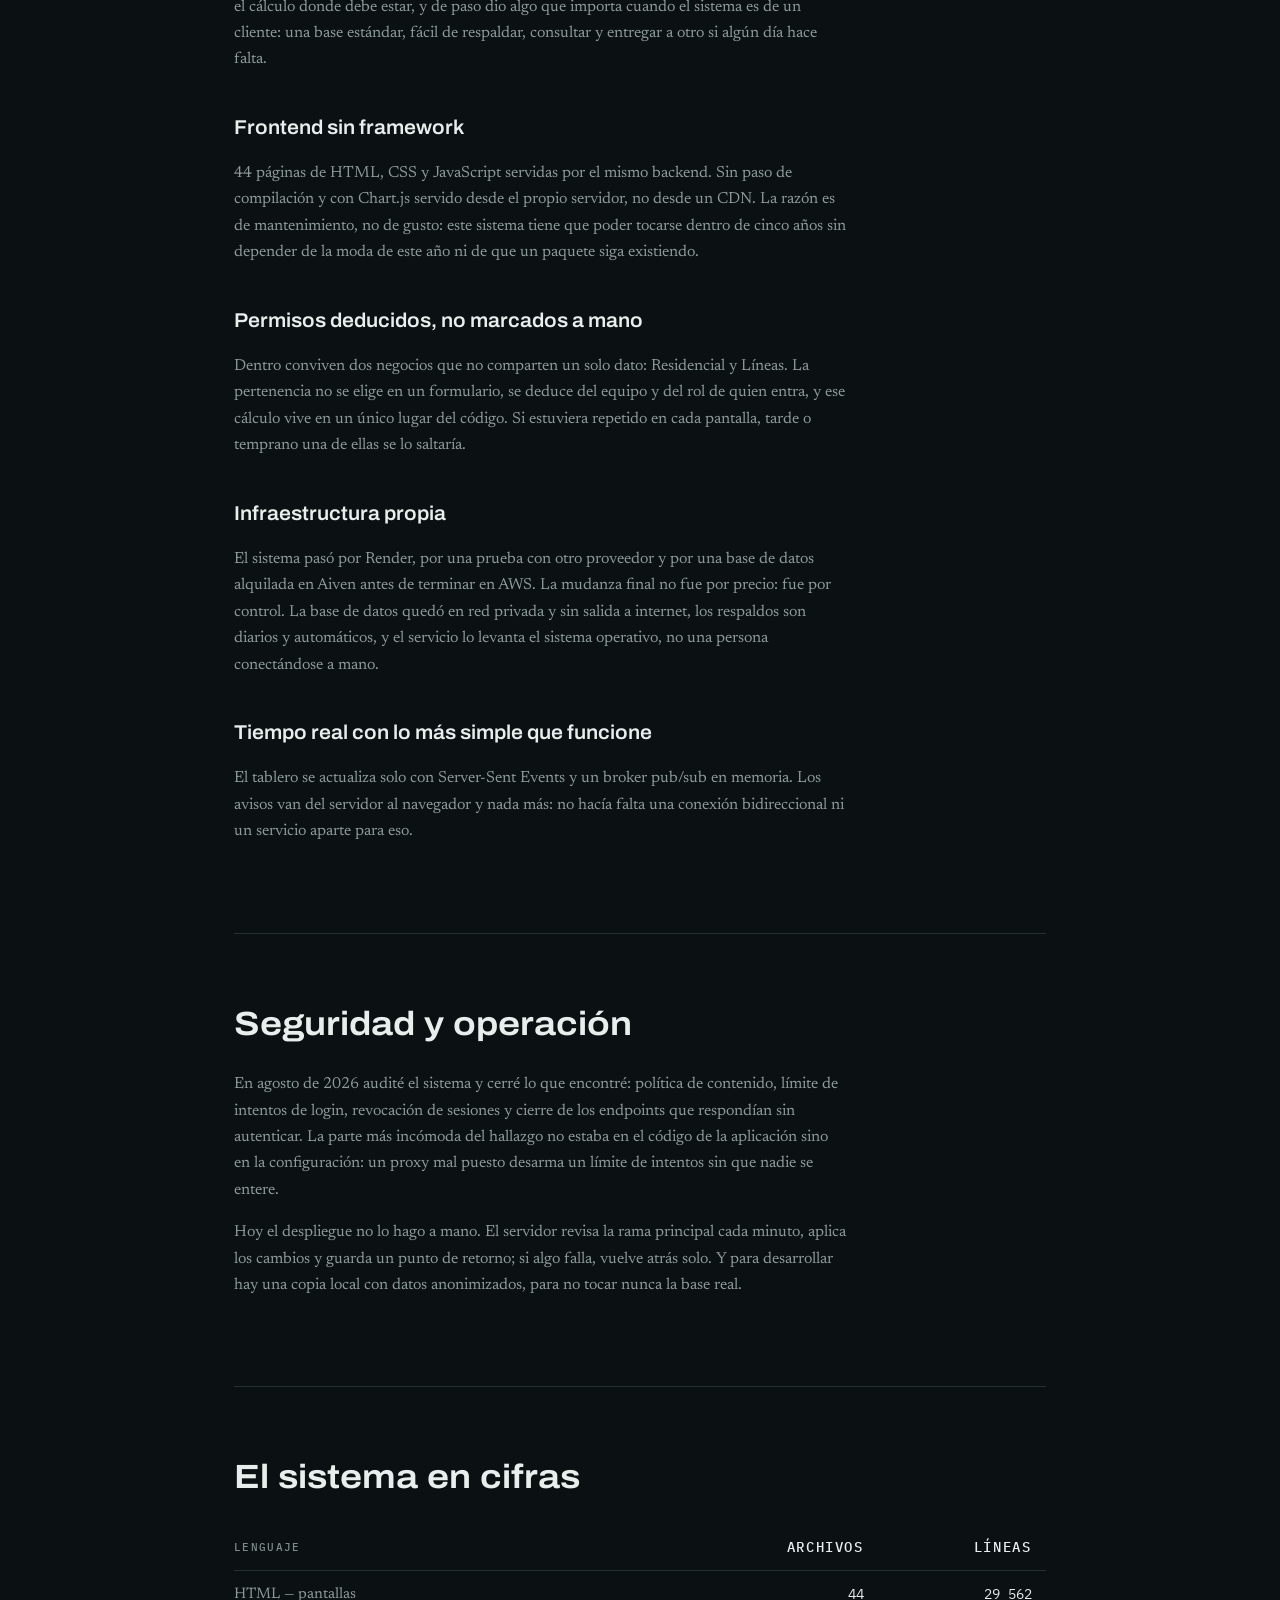
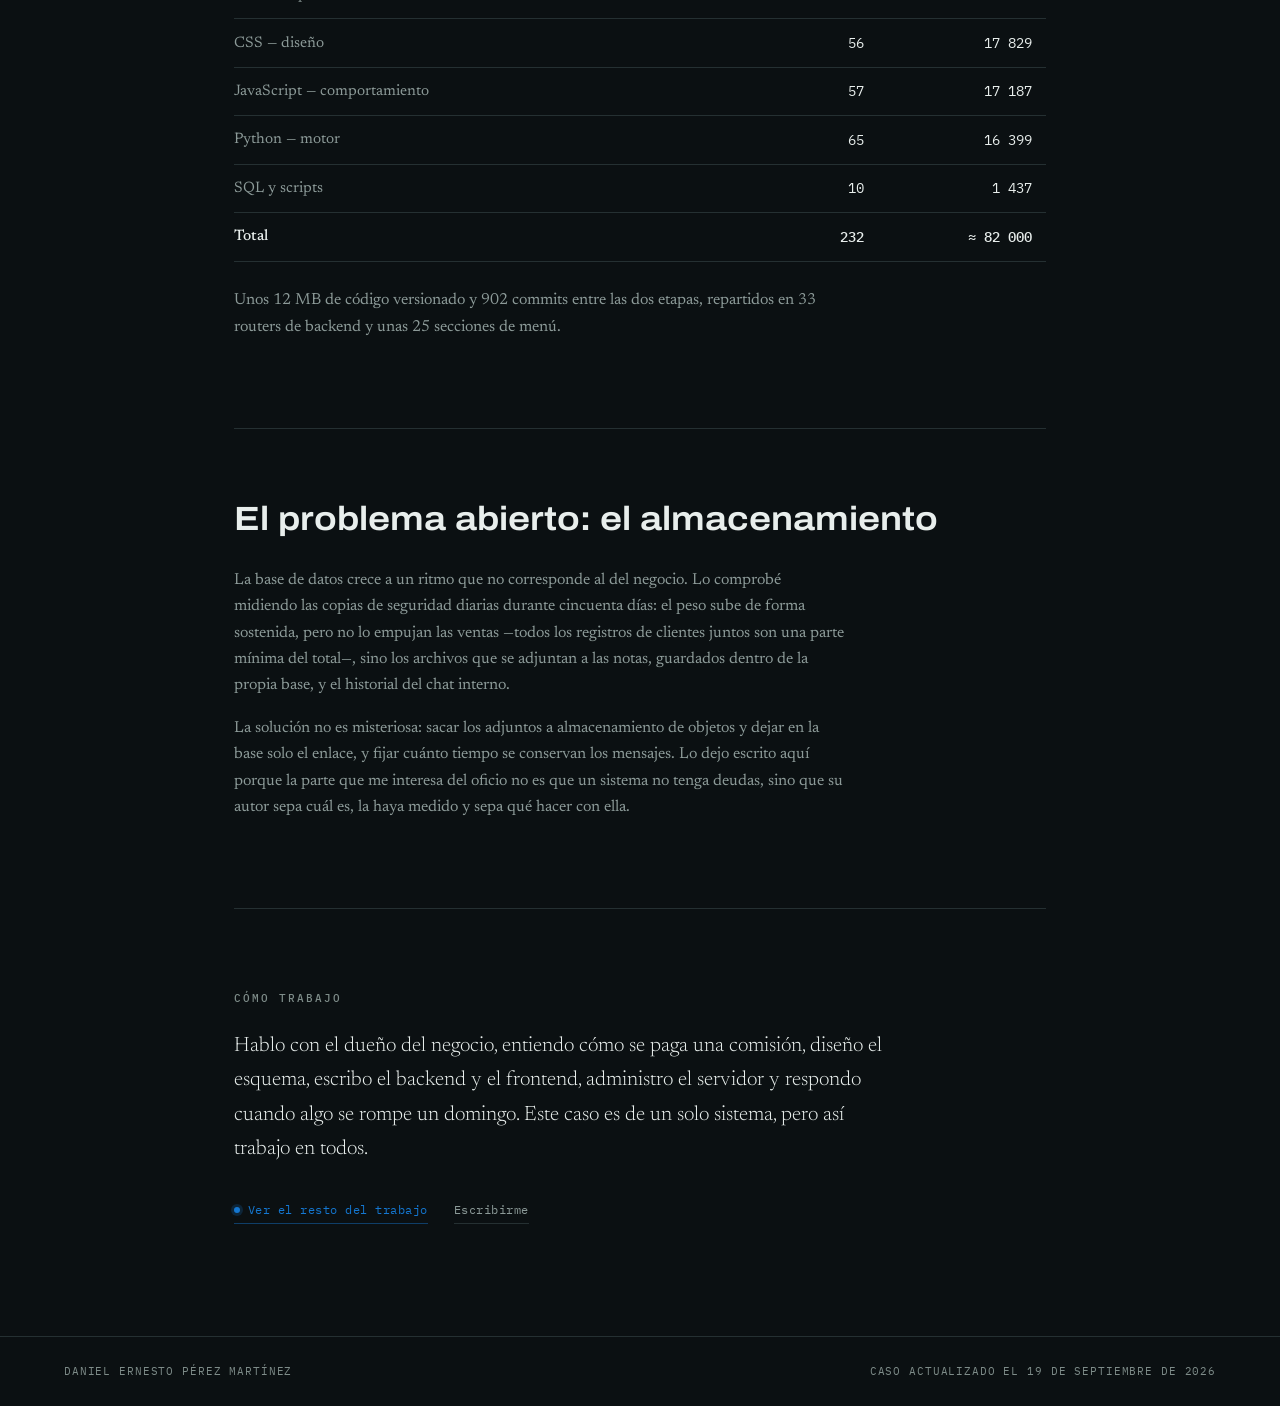
<file: crm-connecting.html>
<!DOCTYPE html>
<html lang="es">
<head>
<meta charset="utf-8">
<meta name="viewport" content="width=device-width, initial-scale=1">
<title>CRM Connecting — Caso completo · Daniel Ernesto Pérez Martínez</title>
<meta name="description" content="Un año en producción, una reescritura completa y un servidor propio: la historia del CRM con el que un call center de telecomunicaciones registra ventas y reparte comisiones.">
<meta name="author" content="Daniel Ernesto Pérez Martínez">
<meta property="og:title" content="CRM Connecting — Caso completo">
<meta property="og:description" content="Un año en producción, una reescritura completa de Node a FastAPI y una mudanza a infraestructura propia, hechos por una sola persona.">
<meta property="og:type" content="article">
<link rel="preconnect" href="https://fonts.googleapis.com">
<link rel="preconnect" href="https://fonts.gstatic.com" crossorigin>
<link href="https://fonts.googleapis.com/css2?family=Archivo:wdth,wght@62..125,400..800&family=IBM+Plex+Mono:wght@400;500;600&family=Newsreader:opsz,wght@6..72,300;400;500&display=swap" rel="stylesheet">
<link rel="stylesheet" href="css/estilos.css">
<link rel="icon" href="data:image/svg+xml,<svg xmlns='http://www.w3.org/2000/svg' viewBox='0 0 32 32'><rect width='32' height='32' fill='%230B1012'/><g stroke-width='3' fill='none'><path d='M2 16h28' stroke='%231477D1'/><path d='M2 8h28' stroke='%23FF7A1A'/><path d='M2 24h28' stroke='%230FA95E'/></g></svg>">
<style>
  /* ── Página de caso: una sola columna de lectura ─────────── */
  .caso { --hilo: var(--h1); max-width: 940px; margin: 0 auto; padding: 0 var(--marco); }

  .caso__portada { padding: clamp(3rem, 8vw, 6rem) 0 clamp(2rem, 4vw, 3rem); }

  .caso__titulo {
    margin: 0;
    font-family: var(--display);
    font-variation-settings: "wdth" 118, "wght" 750;
    font-size: clamp(2.4rem, 7vw, 4.6rem);
    line-height: 0.95;
    letter-spacing: -0.02em;
  }

  .caso__entrada {
    max-width: 62ch;
    margin: clamp(1.6rem, 3vw, 2.4rem) 0 0;
    font-size: clamp(1.05rem, 1.7vw, 1.3rem);
    font-weight: 300;
    color: var(--ink-dim);
  }

  .caso__bloque { padding: clamp(2.5rem, 6vw, 4.5rem) 0; border-top: 1px solid var(--linea); }

  .caso__bloque > h2 {
    margin: 0 0 1.8rem;
    font-family: var(--display);
    font-variation-settings: "wdth" 112, "wght" 650;
    font-size: clamp(1.5rem, 3vw, 2.1rem);
    line-height: 1.1;
  }

  .caso__bloque h3 {
    margin: 2.4rem 0 0.6rem;
    font-family: var(--display);
    font-variation-settings: "wdth" 105, "wght" 600;
    font-size: clamp(1.05rem, 1.8vw, 1.25rem);
  }

  .caso p { max-width: 68ch; }

  .caso__bloque p { color: var(--ink-dim); }

  .caso__bloque strong { color: var(--ink); font-weight: 500; }

  /* Línea de tiempo */
  .hitos { margin: 0; padding: 0; list-style: none; border-top: 1px solid var(--linea); }

  .hitos li {
    display: grid;
    grid-template-columns: 190px 1fr;
    gap: 1.2rem;
    padding: 1rem 0;
    border-bottom: 1px solid var(--linea);
    color: var(--ink-dim);
  }

  .hitos time {
    font-family: var(--mono);
    font-size: 0.72rem;
    letter-spacing: 0.08em;
    text-transform: uppercase;
    color: var(--hilo);
  }

  /* Tablas de cifras */
  .tabla { width: 100%; border-collapse: collapse; margin-top: 1.5rem; font-size: 0.95rem; }

  .tabla th,
  .tabla td { padding: 0.7rem 0.9rem 0.7rem 0; text-align: left; border-bottom: 1px solid var(--linea); }

  .tabla th {
    font-family: var(--mono);
    font-size: 0.68rem;
    font-weight: 500;
    letter-spacing: 0.12em;
    text-transform: uppercase;
    color: var(--ink-mute);
  }

  .tabla td { color: var(--ink-dim); }

  .tabla .num { text-align: right; font-family: var(--mono); font-size: 0.85rem; color: var(--ink); }

  .tabla tfoot td { color: var(--ink); font-weight: 500; }

  .barra-dato {
    display: block;
    height: 6px;
    border-radius: 3px;
    background: var(--hilo);
    opacity: 0.85;
  }

  .enlace-nota {
    align-self: center;
    font-size: 0.68rem;
    letter-spacing: 0.06em;
    color: var(--ink-mute);
  }

  .caso__cierre { padding: clamp(3rem, 7vw, 5rem) 0 clamp(4rem, 9vw, 7rem); border-top: 1px solid var(--linea); }

  @media (max-width: 720px) {
    .hitos li { grid-template-columns: 1fr; gap: 0.35rem; }
  }
</style>
</head>
<body>

<header class="barra">
  <span class="barra__id">D.E.P.M.</span>
  <nav class="barra__nav">
    <a href="index.html">← Portafolio</a>
    <a href="index.html#contacto">Contacto</a>
  </nav>
  <span class="barra__estado"><i class="punto"></i>Disponible</span>
</header>

<main class="caso">

  <article>

    <div class="caso__portada">
      <p class="eyebrow">Caso · Hilo 01 · azul</p>
      <h1 class="caso__titulo">CRM Connecting</h1>
      <p class="caso__entrada">
        El sistema con el que un call center de telecomunicaciones registra cada venta,
        reparte las comisiones y mide a sus agentes. Lleva más de un año en producción,
        se reescribió entero por dentro sin parar la operación y hoy corre en
        infraestructura propia. Lo hice solo, de punta a punta: producto, backend,
        frontend y servidor.
      </p>
      <div class="proyecto__enlaces">
        <a class="enlace enlace--vivo" href="https://connecting.lat" target="_blank" rel="noopener">connecting.lat</a>
        <span class="enlace-nota mono">Código privado: es del cliente</span>
      </div>
    </div>

    <section class="caso__bloque">
      <h2>El problema</h2>
      <p>
        Un piso de ventas de telecomunicaciones vive de dos cosas: cerrar ventas y
        pagar bien las comisiones. Cuando eso se lleva en hojas de cálculo, el
        supervisor no sabe en qué va el mes hasta que alguien consolida los archivos,
        las comisiones se discuten de memoria y nadie puede decir quién cambió qué.
      </p>
      <p>
        El encargo fue sustituir esas hojas por un sistema donde el agente capture la
        venta una sola vez y todo lo demás —validación, facturación, comisión, puntaje,
        ranking— salga de ahí, en el momento y para todos.
      </p>
    </section>

    <section class="caso__bloque">
      <h2>Línea de tiempo</h2>
      <ul class="hitos">
        <li>
          <time>26 de agosto de 2025</time>
          <span>Primera cuenta de usuario en la base de datos. El sistema ya funcionaba ese día.</span>
        </li>
        <li>
          <time>27 de agosto de 2025</time>
          <span>Primer registro en el historial: una importación de más de 300 archivos escritos antes, en local y sin control de versiones.</span>
        </li>
        <li>
          <time>3 de septiembre de 2025</time>
          <span><strong>Primera venta registrada.</strong> Es la fecha en que el sistema entra en producción.</span>
        </li>
        <li>
          <time>Sep. – nov. de 2025</time>
          <span>Nacen los módulos que se usan a diario: ranking de agentes, facturación y estadísticas con mapa de Estados Unidos.</span>
        </li>
        <li>
          <time>21 de abril de 2026</time>
          <span>Limpieza general: 4 474 líneas de código muerto fuera, incluidos 29 scripts sueltos de arreglos de codificación.</span>
        </li>
        <li>
          <time>18 de mayo de 2026</time>
          <span><strong>Reescritura completa a FastAPI y MySQL</strong>, en un día. La historia de git empieza de cero aquí.</span>
        </li>
        <li>
          <time>18 de agosto de 2026</time>
          <span>Auditoría de seguridad y remediación.</span>
        </li>
        <li>
          <time>26 de agosto de 2026</time>
          <span>Mudanza a infraestructura propia en AWS: EC2 con nginx y systemd, base de datos en RDS, respaldos a S3.</span>
        </li>
        <li>
          <time>16 de septiembre de 2026</time>
          <span>Entorno local con MySQL en Docker y datos anonimizados: se desarrolla sin tocar producción.</span>
        </li>
        <li>
          <time>18 de septiembre de 2026</time>
          <span>Despliegue automático: el servidor mira <span class="mono">main</span> cada minuto y aplica los cambios con punto de retorno y vuelta atrás.</span>
        </li>
      </ul>
    </section>

    <section class="caso__bloque">
      <h2>Las dos etapas</h2>
      <p>
        <strong>Primera etapa (agosto de 2025 – abril de 2026).</strong> Node con
        Express 5, MongoDB con Mongoose, JWT, bcrypt, Cloudinary para las imágenes y
        Chart.js, desplegado en Render. Nueve meses y 646 commits, con el pico en
        noviembre de 2025. Ahí se construyó el producto: lo que el negocio necesitaba
        quedó claro trabajando con él, no en un documento previo.
      </p>
      <p>
        <strong>Segunda etapa (desde mayo de 2026).</strong> El 18 de mayo reescribí el
        sistema a FastAPI con MySQL y SQLAlchemy asíncrono: backend, capa de datos y
        salida de MongoDB, todo en un día, sin que el piso de ventas dejara de
        registrar. Desde entonces van 256 commits. Sumando las dos etapas, 902.
      </p>

      <figure class="captura" style="margin: 2.5rem 0 0;">
        <img src="img/crm-tablero.webp" alt="CRM Connecting: tablero con ventas del año, mapa de instalaciones, ranking y llamadas pendientes" loading="lazy" decoding="async">
        <figcaption class="captura__pie">El tablero: ventas del año, instalaciones en el mapa, ranking del mes y llamadas pendientes. Los datos de clientes y agentes van difuminados.</figcaption>
      </figure>
    </section>

    <section class="caso__bloque">
      <h2>Decisiones y por qué</h2>

      <h3>Reescribir en lugar de remendar</h3>
      <p>
        MongoDB servía para arrancar, pero el negocio del CRM es relacional: ventas que
        pertenecen a agentes, que pertenecen a equipos, con comisiones que se calculan
        cruzando todo eso. Cada consulta nueva costaba más que la anterior. MySQL con
        SQLAlchemy dejó el cálculo donde debe estar, y de paso dio algo que importa
        cuando el sistema es de un cliente: una base estándar, fácil de respaldar,
        consultar y entregar a otro si algún día hace falta.
      </p>

      <h3>Frontend sin framework</h3>
      <p>
        44 páginas de HTML, CSS y JavaScript servidas por el mismo backend. Sin paso de
        compilación y con Chart.js servido desde el propio servidor, no desde un CDN.
        La razón es de mantenimiento, no de gusto: este sistema tiene que poder tocarse
        dentro de cinco años sin depender de la moda de este año ni de que un paquete
        siga existiendo.
      </p>

      <h3>Permisos deducidos, no marcados a mano</h3>
      <p>
        Dentro conviven dos negocios que no comparten un solo dato: Residencial y
        Líneas. La pertenencia no se elige en un formulario, se deduce del equipo y del
        rol de quien entra, y ese cálculo vive en un único lugar del código. Si
        estuviera repetido en cada pantalla, tarde o temprano una de ellas se lo
        saltaría.
      </p>

      <h3>Infraestructura propia</h3>
      <p>
        El sistema pasó por Render, por una prueba con otro proveedor y por una base de
        datos alquilada en Aiven antes de terminar en AWS. La mudanza final no fue por
        precio: fue por control. La base de datos quedó en red privada y sin salida a
        internet, los respaldos son diarios y automáticos, y el servicio lo levanta el
        sistema operativo, no una persona conectándose a mano.
      </p>

      <h3>Tiempo real con lo más simple que funcione</h3>
      <p>
        El tablero se actualiza solo con Server-Sent Events y un broker pub/sub en
        memoria. Los avisos van del servidor al navegador y nada más: no hacía falta
        una conexión bidireccional ni un servicio aparte para eso.
      </p>
    </section>

    <section class="caso__bloque">
      <h2>Seguridad y operación</h2>
      <p>
        En agosto de 2026 audité el sistema y cerré lo que encontré: política de
        contenido, límite de intentos de login, revocación de sesiones y cierre de los
        endpoints que respondían sin autenticar. La parte más incómoda del hallazgo no
        estaba en el código de la aplicación sino en la configuración: un proxy mal
        puesto desarma un límite de intentos sin que nadie se entere.
      </p>
      <p>
        Hoy el despliegue no lo hago a mano. El servidor revisa la rama principal cada
        minuto, aplica los cambios y guarda un punto de retorno; si algo falla, vuelve
        atrás solo. Y para desarrollar hay una copia local con datos anonimizados, para
        no tocar nunca la base real.
      </p>
    </section>

    <section class="caso__bloque">
      <h2>El sistema en cifras</h2>
      <table class="tabla">
        <thead>
          <tr><th>Lenguaje</th><th class="num">Archivos</th><th class="num">Líneas</th></tr>
        </thead>
        <tbody>
          <tr><td>HTML — pantallas</td><td class="num">44</td><td class="num">29 562</td></tr>
          <tr><td>CSS — diseño</td><td class="num">56</td><td class="num">17 829</td></tr>
          <tr><td>JavaScript — comportamiento</td><td class="num">57</td><td class="num">17 187</td></tr>
          <tr><td>Python — motor</td><td class="num">65</td><td class="num">16 399</td></tr>
          <tr><td>SQL y scripts</td><td class="num">10</td><td class="num">1 437</td></tr>
        </tbody>
        <tfoot>
          <tr><td>Total</td><td class="num">232</td><td class="num">≈ 82 000</td></tr>
        </tfoot>
      </table>
      <p style="margin-top: 1.6rem;">
        Unos 12 MB de código versionado y 902 commits entre las dos etapas, repartidos
        en 33 routers de backend y unas 25 secciones de menú.
      </p>
    </section>

    <section class="caso__bloque">
      <h2>El problema abierto: el almacenamiento</h2>
      <p>
        La base de datos crece a un ritmo que no corresponde al del negocio. Lo
        comprobé midiendo las copias de seguridad diarias durante cincuenta días: el
        peso sube de forma sostenida, pero no lo empujan las ventas —todos los
        registros de clientes juntos son una parte mínima del total—, sino los archivos
        que se adjuntan a las notas, guardados dentro de la propia base, y el historial
        del chat interno.
      </p>
      <p>
        La solución no es misteriosa: sacar los adjuntos a almacenamiento de objetos y
        dejar en la base solo el enlace, y fijar cuánto tiempo se conservan los
        mensajes. Lo dejo escrito aquí porque la parte que me interesa del oficio no es
        que un sistema no tenga deudas, sino que su autor sepa cuál es, la haya medido
        y sepa qué hacer con ella.
      </p>
    </section>

    <section class="caso__cierre">
      <p class="eyebrow">Cómo trabajo</p>
      <p style="font-size: clamp(1.05rem, 1.7vw, 1.3rem); font-weight: 300; max-width: 60ch;">
        Hablo con el dueño del negocio, entiendo cómo se paga una comisión, diseño el
        esquema, escribo el backend y el frontend, administro el servidor y respondo
        cuando algo se rompe un domingo. Este caso es de un solo sistema, pero así
        trabajo en todos.
      </p>
      <div class="proyecto__enlaces" style="margin-top: 2rem;">
        <a class="enlace enlace--vivo" href="index.html">Ver el resto del trabajo</a>
        <a class="enlace" href="mailto:danielernestoperezmartinez394@gmail.com">Escribirme</a>
      </div>
    </section>

  </article>

</main>

<footer class="pie">
  <span>Daniel Ernesto Pérez Martínez</span>
  <span class="mono">Caso actualizado el 19 de septiembre de 2026</span>
</footer>

</body>
</html>
</file>
<file: css/estilos.css>
/* ═══════════════════════════════════════════════════════════
   Portafolio · Daniel Ernesto Pérez Martínez
   Dirección: bandeja de empalme de fibra óptica.
   Acentos = código de color de hilo TIA-598-C.
   ═══════════════════════════════════════════════════════════ */

:root {
  /* Superficies: negro de chaqueta de cable, con dominante verde */
  --jacket:   #0B1012;
  --tray:     #131A1C;
  --tray-alto:#1A2325;
  --linea:    #253032;

  /* Tinta */
  --ink:      #E8EEEC;
  --ink-dim:  #8C9A98;
  --ink-mute: #7E8C89;

  /* Hilos TIA-598-C, posiciones 1 a 9 */
  --h1: #1477D1;  /* azul     */
  --h2: #FF7A1A;  /* naranja  */
  --h3: #0FA95E;  /* verde    */
  --h4: #A9713F;  /* café     */
  --h5: #7D919E;  /* gris     */
  --h6: #E2E6E4;  /* blanco   */
  --h7: #E23D3D;  /* rojo     */
  --h8: #4A5658;  /* negro, en grafito */
  --h9: #E8C547;  /* amarillo */

  /* Hilo activo: lo reescribe cada sección de proyecto */
  --hilo: var(--h1);

  --display: "Archivo", system-ui, sans-serif;
  --prosa:   "Newsreader", Georgia, serif;
  --mono:    "IBM Plex Mono", ui-monospace, monospace;

  --marco: clamp(20px, 5vw, 72px);
  --ancho: 1180px;
}

*, *::before, *::after { box-sizing: border-box; }

html { scroll-behavior: smooth; }

body {
  margin: 0;
  background: var(--jacket);
  color: var(--ink);
  font-family: var(--prosa);
  font-size: clamp(16px, 1.05vw, 18px);
  line-height: 1.65;
  -webkit-font-smoothing: antialiased;
}

a { color: inherit; }

::selection { background: var(--hilo); color: var(--jacket); }

:focus-visible {
  outline: 2px solid var(--hilo);
  outline-offset: 3px;
  border-radius: 2px;
}

/* ── Piezas compartidas ─────────────────────────────────── */

.mono { font-family: var(--mono); }

.eyebrow {
  margin: 0 0 1.4rem;
  font-family: var(--mono);
  font-size: 0.7rem;
  font-weight: 500;
  letter-spacing: 0.18em;
  text-transform: uppercase;
  color: var(--ink-mute);
}

.seccion-titulo {
  margin: 0;
  font-family: var(--display);
  font-variation-settings: "wdth" 118, "wght" 700;
  font-size: clamp(2.1rem, 5vw, 3.4rem);
  line-height: 0.98;
  letter-spacing: -0.015em;
}

.seccion-nota {
  max-width: 54ch;
  margin: 1.4rem 0 0;
  color: var(--ink-dim);
}

.seccion-cabecera { margin-bottom: clamp(2.5rem, 6vw, 4.5rem); }

/* ── Barra superior ─────────────────────────────────────── */

.barra {
  position: sticky;
  top: 0;
  z-index: 20;
  display: flex;
  align-items: center;
  justify-content: space-between;
  gap: 1rem;
  padding: 0.85rem var(--marco);
  background: color-mix(in srgb, var(--jacket) 88%, transparent);
  backdrop-filter: blur(10px);
  border-bottom: 1px solid var(--linea);
  font-family: var(--mono);
  font-size: 0.72rem;
  letter-spacing: 0.1em;
  text-transform: uppercase;
}

.barra__id { font-weight: 600; }

.barra__nav { display: flex; gap: 1.6rem; }

.barra__nav a {
  text-decoration: none;
  color: var(--ink-dim);
  transition: color 0.2s;
}

.barra__nav a:hover { color: var(--ink); }

.barra__estado {
  display: inline-flex;
  align-items: center;
  gap: 0.5rem;
  color: var(--ink-dim);
}

.punto {
  width: 7px;
  height: 7px;
  border-radius: 50%;
  background: var(--h3);
  box-shadow: 0 0 0 3px color-mix(in srgb, var(--h3) 22%, transparent);
}

/* ── Portada ────────────────────────────────────────────── */

.portada {
  max-width: var(--ancho);
  margin: 0 auto;
  padding: clamp(4.5rem, 12vw, 9rem) var(--marco) clamp(3.5rem, 8vw, 6rem);
}

.portada__nombre {
  margin: 0;
  font-family: var(--display);
  font-variation-settings: "wdth" 125, "wght" 800;
  font-size: clamp(2.8rem, 9.5vw, 7.5rem);
  line-height: 0.88;
  letter-spacing: -0.03em;
  text-transform: uppercase;
}

.portada__nombre span {
  display: inline-block;
  color: transparent;
  -webkit-text-stroke: 1.5px var(--ink);
}

.portada__tesis {
  max-width: 50ch;
  margin: clamp(2rem, 4vw, 3rem) 0 0;
  font-size: clamp(1.1rem, 1.9vw, 1.45rem);
  font-weight: 300;
  line-height: 1.5;
  color: var(--ink-dim);
}

.portada__cifras {
  display: flex;
  flex-wrap: wrap;
  gap: clamp(1.8rem, 5vw, 4rem);
  margin: clamp(2.8rem, 6vw, 4.5rem) 0 0;
  padding-top: 1.6rem;
  border-top: 1px solid var(--linea);
}

.portada__cifras dt {
  font-family: var(--mono);
  font-size: 0.68rem;
  letter-spacing: 0.14em;
  text-transform: uppercase;
  color: var(--ink-mute);
}

.portada__cifras dd {
  margin: 0.4rem 0 0;
  font-family: var(--display);
  font-variation-settings: "wdth" 110, "wght" 600;
  font-size: clamp(1.6rem, 3vw, 2.2rem);
  line-height: 1;
}

/* ── Bandeja de empalme ─────────────────────────────────── */

.bandeja {
  max-width: var(--ancho);
  margin: 0 auto;
  padding: clamp(3rem, 8vw, 6rem) var(--marco);
}

.tray {
  position: relative;
  border: 1px solid var(--linea);
  border-radius: 3px;
  background: var(--tray);
  overflow: hidden;
}

.tray__svg {
  position: absolute;
  inset: 0;
  width: 100%;
  height: 100%;
  pointer-events: none;
}

.tray__hilo {
  stroke-dasharray: var(--largo);
  stroke-dashoffset: var(--largo);
  animation: tender 1.1s cubic-bezier(0.65, 0, 0.35, 1) forwards;
  animation-delay: var(--retraso);
  transition: opacity 0.25s, stroke-width 0.25s;
}

@keyframes tender { to { stroke-dashoffset: 0; } }

.tray__lista {
  position: relative;
  z-index: 2;
  display: grid;
  margin: 0;
  padding: 0;
  list-style: none;
}

.hilo-fila {
  display: grid;
  grid-template-columns: 52% 1fr;
  align-items: center;
  min-height: 70px;
  border-top: 1px solid var(--linea);
}

.hilo-fila:first-child { border-top: 0; }

/* La mitad izquierda la ocupa el dibujo del hilo: queda vacía a propósito */
.hilo-fila__vano { min-height: 1px; }

.hilo-fila__boton {
  display: flex;
  align-items: baseline;
  gap: 1rem;
  width: 100%;
  padding: 1.1rem clamp(1rem, 3vw, 2rem) 1.1rem 1.6rem;
  border: 0;
  border-left: 3px solid var(--hilo);
  background: transparent;
  color: var(--ink);
  font: inherit;
  text-align: left;
  cursor: pointer;
  transition: background 0.2s, padding-left 0.2s;
}

.hilo-fila__boton:hover {
  background: var(--tray-alto);
  padding-left: 2.1rem;
}

.hilo-fila__num {
  flex: none;
  font-family: var(--mono);
  font-size: 0.72rem;
  font-weight: 500;
  letter-spacing: 0.1em;
  color: var(--tinta, var(--hilo));
}

.hilo-fila__texto { flex: 1; min-width: 0; }

.hilo-fila__nombre {
  display: block;
  font-family: var(--display);
  font-variation-settings: "wdth" 112, "wght" 600;
  font-size: clamp(1rem, 1.6vw, 1.25rem);
  line-height: 1.2;
  letter-spacing: -0.01em;
}

.hilo-fila__stack {
  display: block;
  margin-top: 0.3rem;
  font-family: var(--mono);
  font-size: 0.68rem;
  letter-spacing: 0.06em;
  color: var(--ink-mute);
}

/* Solo en los proyectos que tienen un sitio público */
.hilo-fila__vivo {
  flex: none;
  align-self: center;
  display: inline-flex;
  align-items: center;
  gap: 0.4rem;
  font-family: var(--mono);
  font-size: 0.62rem;
  letter-spacing: 0.14em;
  text-transform: uppercase;
  color: var(--tinta, var(--hilo));
}

.hilo-fila__vivo::before {
  content: "";
  width: 6px;
  height: 6px;
  border-radius: 50%;
  background: var(--tinta, var(--hilo));
}

/* Atenuar el resto de hilos al señalar uno */
.tray.is-enfocando .tray__hilo { opacity: 0.16; }
.tray.is-enfocando .tray__hilo.is-activo { opacity: 1; stroke-width: 5; }

/* ── Proyectos ──────────────────────────────────────────── */

.proyecto {
  border-top: 1px solid var(--linea);
  scroll-margin-top: 60px;
}

.proyecto__interior {
  max-width: var(--ancho);
  margin: 0 auto;
  padding: clamp(3.5rem, 9vw, 7rem) var(--marco);
}

.proyecto__marca {
  display: flex;
  align-items: center;
  gap: 0.9rem;
  margin-bottom: 1.6rem;
  font-family: var(--mono);
  font-size: 0.7rem;
  font-weight: 500;
  letter-spacing: 0.16em;
  text-transform: uppercase;
  color: var(--tinta, var(--hilo));
}

.proyecto__marca::after {
  content: "";
  flex: 1;
  height: 2px;
  background: var(--hilo);
  opacity: 0.3;
}

.proyecto__titulo {
  margin: 0;
  font-family: var(--display);
  font-variation-settings: "wdth" 120, "wght" 700;
  font-size: clamp(2rem, 5.5vw, 3.6rem);
  line-height: 0.96;
  letter-spacing: -0.02em;
}

.proyecto__papel {
  max-width: 62ch;
  margin: 1rem 0 0;
  font-size: clamp(1.05rem, 1.7vw, 1.3rem);
  font-weight: 300;
  color: var(--ink-dim);
}

/* Enlaces al sitio publicado y al repositorio */

.proyecto__enlaces {
  display: flex;
  flex-wrap: wrap;
  gap: 0.6rem 1.6rem;
  margin-top: 1.6rem;
}

.enlace {
  display: inline-flex;
  align-items: center;
  gap: 0.5rem;
  font-family: var(--mono);
  font-size: 0.78rem;
  letter-spacing: 0.04em;
  text-decoration: none;
  color: var(--ink-dim);
  border-bottom: 1px solid var(--linea);
  padding-bottom: 3px;
  transition: color 0.2s, border-color 0.2s;
}

.enlace:hover { color: var(--ink); border-bottom-color: var(--ink-mute); }

.enlace--vivo { color: var(--tinta, var(--hilo)); border-bottom-color: color-mix(in srgb, var(--hilo) 45%, transparent); }
.enlace--vivo:hover { color: var(--tinta, var(--hilo)); border-bottom-color: var(--hilo); }

.enlace--vivo::before {
  content: "";
  width: 6px;
  height: 6px;
  border-radius: 50%;
  background: var(--tinta, var(--hilo));
  box-shadow: 0 0 0 3px color-mix(in srgb, var(--hilo) 20%, transparent);
}

/* Capturas de pantalla */

.capturas {
  display: grid;
  gap: clamp(1rem, 2.5vw, 1.6rem);
  margin-top: clamp(2rem, 4vw, 3rem);
}

.capturas--2 { grid-template-columns: repeat(2, minmax(0, 1fr)); }

/* Más de dos: rejilla de dos, con la primera captura a todo lo ancho */
.capturas--muchas { grid-template-columns: repeat(2, minmax(0, 1fr)); }
.capturas--muchas .captura:first-child { grid-column: 1 / -1; }

/* Capturas de teléfono: caben cuatro por fila */
.capturas--vertical { grid-template-columns: repeat(4, minmax(0, 1fr)); }

.captura {
  margin: 0;
  border: 1px solid var(--linea);
  border-top: 2px solid var(--hilo);
  background: var(--tray);
  overflow: hidden;
}

.captura img {
  display: block;
  width: 100%;
  height: auto;
  border-bottom: 1px solid var(--linea);
}

.captura__pie {
  padding: 0.7rem 0.9rem;
  font-family: var(--mono);
  font-size: 0.68rem;
  letter-spacing: 0.04em;
  line-height: 1.45;
  color: var(--ink-mute);
}

.proyecto__nota {
  margin-top: 1.4rem;
  font-family: var(--mono);
  font-size: 0.72rem;
  line-height: 1.6;
  color: var(--ink-mute);
}

.proyecto__cuerpo {
  display: grid;
  grid-template-columns: minmax(0, 1.25fr) minmax(0, 1fr);
  gap: clamp(2rem, 5vw, 4.5rem);
  margin-top: clamp(2.2rem, 5vw, 3.5rem);
}

.proyecto__prosa p { margin: 0 0 1.1rem; }
.proyecto__prosa p:last-child { margin-bottom: 0; }

.ficha { margin: 0; }

.ficha__fila {
  display: grid;
  grid-template-columns: 8.5rem 1fr;
  gap: 1rem;
  padding: 0.75rem 0;
  border-top: 1px solid var(--linea);
}

.ficha__fila:last-child { border-bottom: 1px solid var(--linea); }

.ficha dt {
  font-family: var(--mono);
  font-size: 0.68rem;
  letter-spacing: 0.12em;
  text-transform: uppercase;
  color: var(--ink-mute);
  padding-top: 0.2rem;
}

.ficha dd {
  margin: 0;
  font-family: var(--mono);
  font-size: 0.82rem;
  line-height: 1.55;
  color: var(--ink);
}

.destacados {
  display: flex;
  flex-wrap: wrap;
  gap: 0.5rem 0.6rem;
  margin: clamp(2rem, 4vw, 3rem) 0 0;
  padding: 0;
  list-style: none;
}

.destacados li {
  padding: 0.38rem 0.75rem;
  border: 1px solid color-mix(in srgb, var(--hilo) 40%, var(--linea));
  border-radius: 2px;
  font-family: var(--mono);
  font-size: 0.72rem;
  letter-spacing: 0.04em;
  color: var(--ink-dim);
}

/* ── Oficio ─────────────────────────────────────────────── */

.oficio {
  border-top: 1px solid var(--linea);
  max-width: var(--ancho);
  margin: 0 auto;
  padding: clamp(4rem, 10vw, 7rem) var(--marco);
}

.oficio__cuerpo {
  display: grid;
  grid-template-columns: minmax(0, 1.1fr) minmax(0, 1fr);
  gap: clamp(2rem, 5vw, 4.5rem);
}

.oficio__prosa p {
  margin: 0 0 1.2rem;
  font-size: clamp(1.02rem, 1.5vw, 1.18rem);
}

.oficio__prosa p:last-child { margin-bottom: 0; }

.stack__titulo {
  margin: 0 0 1.2rem;
  font-family: var(--mono);
  font-size: 0.7rem;
  font-weight: 500;
  letter-spacing: 0.16em;
  text-transform: uppercase;
  color: var(--ink-mute);
}

.stack__lista { margin: 0; }

.stack__lista > div {
  display: grid;
  grid-template-columns: 8.5rem 1fr;
  gap: 1rem;
  padding: 0.7rem 0;
  border-top: 1px solid var(--linea);
}

.stack__lista > div:last-child { border-bottom: 1px solid var(--linea); }

.stack__lista dt {
  font-family: var(--mono);
  font-size: 0.68rem;
  letter-spacing: 0.1em;
  text-transform: uppercase;
  color: var(--ink-mute);
  padding-top: 0.15rem;
}

.stack__lista dd {
  margin: 0;
  font-family: var(--mono);
  font-size: 0.8rem;
  line-height: 1.5;
}

/* ── Contacto ───────────────────────────────────────────── */

.contacto {
  border-top: 1px solid var(--linea);
  max-width: var(--ancho);
  margin: 0 auto;
  padding: clamp(4.5rem, 11vw, 8rem) var(--marco);
}

.contacto__titulo {
  margin: 0;
  font-family: var(--display);
  font-variation-settings: "wdth" 120, "wght" 700;
  font-size: clamp(2rem, 6vw, 4.2rem);
  line-height: 0.96;
  letter-spacing: -0.025em;
}

.contacto__nota {
  max-width: 46ch;
  margin: 1.5rem 0 0;
  font-size: clamp(1.05rem, 1.6vw, 1.25rem);
  font-weight: 300;
  color: var(--ink-dim);
}

.contacto__enlaces {
  margin: clamp(2.5rem, 6vw, 4rem) 0 0;
  padding: 0;
  list-style: none;
}

.contacto__enlaces li {
  display: grid;
  grid-template-columns: 7rem 1fr;
  gap: 1rem;
  align-items: baseline;
  padding: 1.1rem 0;
  border-top: 1px solid var(--linea);
}

.contacto__enlaces li:last-child { border-bottom: 1px solid var(--linea); }

.etiqueta {
  font-size: 0.68rem;
  letter-spacing: 0.14em;
  text-transform: uppercase;
  color: var(--ink-mute);
}

.contacto__enlaces a {
  font-family: var(--mono);
  font-size: clamp(0.85rem, 1.6vw, 1.05rem);
  text-decoration: none;
  overflow-wrap: anywhere;
  border-bottom: 1px solid var(--ink-mute);
  padding-bottom: 2px;
  transition: border-color 0.2s, color 0.2s;
}

.contacto__enlaces a:hover {
  color: var(--h2);
  border-color: var(--h2);
}

/* ── Pie ────────────────────────────────────────────────── */

.pie {
  display: flex;
  flex-wrap: wrap;
  gap: 0.8rem 2rem;
  justify-content: space-between;
  padding: 1.6rem var(--marco);
  border-top: 1px solid var(--linea);
  font-family: var(--mono);
  font-size: 0.68rem;
  letter-spacing: 0.08em;
  text-transform: uppercase;
  color: var(--ink-mute);
}

/* ── Adaptación a pantallas angostas ────────────────────── */

@media (max-width: 860px) {
  .proyecto__cuerpo,
  .oficio__cuerpo,
  .capturas--2,
  .capturas--muchas { grid-template-columns: 1fr; }

  .capturas--vertical { grid-template-columns: repeat(2, minmax(0, 1fr)); }

  .barra__nav { display: none; }

  /* Sin espacio para el abanico: el hilo pasa a ser un filo de color */
  .tray__svg { display: none; }
  .hilo-fila { grid-template-columns: 1fr; }
  .hilo-fila__vano { display: none; }
  .hilo-fila__boton { border-left-width: 5px; }

  .portada__nombre span { -webkit-text-stroke-width: 1px; }
}

@media (max-width: 520px) {
  .ficha__fila,
  .stack__lista > div,
  .contacto__enlaces li { grid-template-columns: 1fr; gap: 0.25rem; }
}

@media (prefers-reduced-motion: reduce) {
  html { scroll-behavior: auto; }
  .tray__hilo { animation: none; stroke-dashoffset: 0; }
  *, *::before, *::after { transition-duration: 0.01ms !important; }
}

/* Enlace dentro de una ficha de proyecto */
.ficha dd a {
  color: var(--tinta, var(--hilo));
  text-decoration: none;
  border-bottom: 1px solid color-mix(in srgb, var(--hilo) 45%, transparent);
  padding-bottom: 1px;
  transition: border-color 0.2s;
}

.ficha dd a:hover { border-bottom-color: var(--hilo); }
</file>
